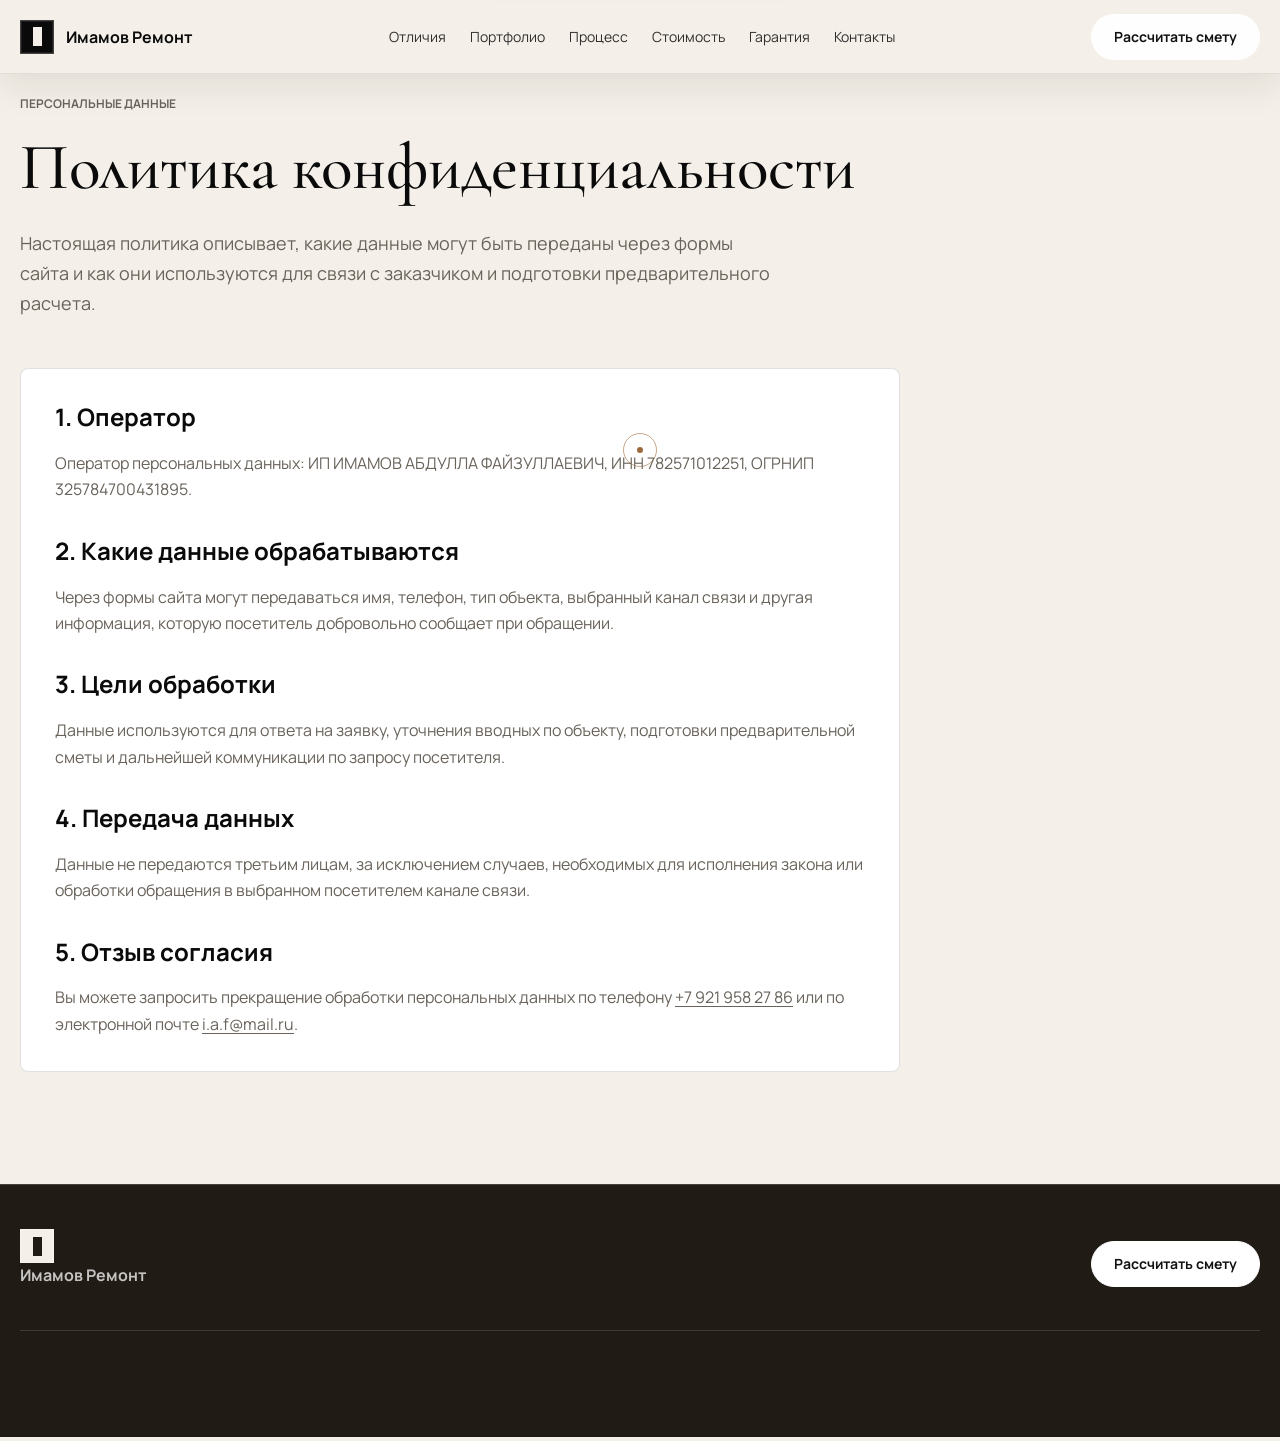
<file: privacy.html>
<!doctype html>
<html lang="ru">
<head>
  <meta charset="utf-8">
  <meta name="viewport" content="width=device-width, initial-scale=1">
  <title>Политика конфиденциальности | Имамов Ремонт</title>
  <meta name="description" content="Политика обработки персональных данных сайта Имамов Ремонт.">
  <link rel="canonical" href="https://imamov-remont.ru/privacy.html">
  <meta property="og:type" content="website">
  <meta property="og:locale" content="ru_RU">
  <meta property="og:site_name" content="Имамов Ремонт">
  <meta property="og:title" content="Политика конфиденциальности | Имамов Ремонт">
  <meta property="og:description" content="Политика обработки персональных данных сайта Имамов Ремонт.">
  <meta property="og:url" content="https://imamov-remont.ru/privacy.html">
  <meta property="og:image" content="https://imamov-remont.ru/assets/og/imamov-remont-og.jpg">
  <meta property="og:image:width" content="1200">
  <meta property="og:image:height" content="630">
  <meta property="og:image:alt" content="Имамов Ремонт">
  <meta name="twitter:card" content="summary_large_image">
  <meta name="twitter:title" content="Политика конфиденциальности | Имамов Ремонт">
  <meta name="twitter:description" content="Политика обработки персональных данных сайта Имамов Ремонт.">
  <meta name="twitter:image" content="https://imamov-remont.ru/assets/og/imamov-remont-og.jpg">
  <meta name="theme-color" content="#f4f0e9">
  <meta name="p:domain_verify" content="3db376055b70839e4202bbf91f0c827d">
  <link rel="icon" href="/favicon.svg" type="image/svg+xml">
  <link rel="apple-touch-icon" href="/apple-touch-icon.png">
  <link rel="manifest" href="/manifest.webmanifest">
  <link rel="me" href="https://t.me/AbdullaStroy">
  <link rel="me" href="https://www.instagram.com/abdullastroy/">
  <link rel="me" href="https://max.ru/AbdullaStroy">
  <link rel="me" href="https://vk.com/imamovremont">
  <link rel="me" href="https://ru.pinterest.com/imamovremont/">
  <link rel="me" href="https://tenchat.ru/Abdullastroy">
  <link rel="me" href="https://ok.ru/group/70000051891014">
  <link rel="me" href="https://dzen.ru/imamovremont">
  <link rel="me" href="https://www.threads.net/@abdullastroy">
  <link rel="me" href="https://www.facebook.com/AbdullaStroy">
  <link rel="me" href="https://vc.ru/id5989896">
  <link rel="preconnect" href="https://fonts.googleapis.com">
  <link rel="preconnect" href="https://fonts.gstatic.com" crossorigin>
  <link rel="stylesheet" href="https://fonts.googleapis.com/css2?family=Cormorant+Garamond:wght@500;600&family=Manrope:wght@400;500;600;700&display=swap">
  <link rel="stylesheet" href="css/styles.css?v=20260530-gentle-hero-scroll-v28">
  <script>
    (function(m,e,t,r,i,k,a){
      m[i]=m[i]||function(){(m[i].a=m[i].a||[]).push(arguments)};
      m[i].l=1*new Date();
      for (var j = 0; j < e.scripts.length; j++) { if (e.scripts[j].src === r) { return; } }
      k=e.createElement(t),a=e.getElementsByTagName(t)[0],k.async=1,k.src=r,a.parentNode.insertBefore(k,a)
    })(window, document, "script", "https://mc.yandex.ru/metrika/tag.js", "ym");
    ym(106785987, "init", {
      clickmap:true,
      trackLinks:true,
      accurateTrackBounce:true,
      webvisor:true
    });
  </script>
  <script async src="https://www.googletagmanager.com/gtag/js?id=G-8E3MQ98TD3"></script>
  <script>
    window.dataLayer = window.dataLayer || [];
    function gtag(){dataLayer.push(arguments);}
    gtag("js", new Date());
    gtag("config", "G-8E3MQ98TD3");
  </script>
  <script type="application/ld+json">
  {
        "@context": "https://schema.org",
        "@graph": [
              {
                    "@type": [
                          "Organization",
                          "LocalBusiness",
                          "HomeAndConstructionBusiness"
                    ],
                    "@id": "https://imamov-remont.ru/#business",
                    "name": "Имамов Ремонт",
                    "legalName": "ИП ИМАМОВ АБДУЛЛА ФАЙЗУЛЛАЕВИЧ",
                    "description": "Премиальный ремонт квартир, домов и коммерческих объектов в Санкт-Петербурге и Ленинградской области.",
                    "url": "https://imamov-remont.ru/",
                    "telephone": "+79219582786",
                    "email": "i.a.f@mail.ru",
                    "image": "https://imamov-remont.ru/assets/og/imamov-remont-og.jpg",
                    "logo": "https://imamov-remont.ru/icon-512.png",
                    "priceRange": "45 000-75 000 ₽/м²",
                    "taxID": "782571012251",
                    "identifier": [
                          {
                                "@type": "PropertyValue",
                                "propertyID": "ИНН",
                                "value": "782571012251"
                          },
                          {
                                "@type": "PropertyValue",
                                "propertyID": "ОГРНИП",
                                "value": "325784700431895"
                          }
                    ],
                    "address": {
                          "@type": "PostalAddress",
                          "addressLocality": "Санкт-Петербург",
                          "addressRegion": "Санкт-Петербург",
                          "addressCountry": "RU"
                    },
                    "founder": {
                          "@id": "https://imamov-remont.ru/#founder"
                    },
                    "areaServed": [
                          {
                                "@type": "AdministrativeArea",
                                "name": "Санкт-Петербург"
                          },
                          {
                                "@type": "AdministrativeArea",
                                "name": "Ленинградская область"
                          }
                    ],
                    "hasMap": [
                          "https://yandex.ru/profile/218011635517",
                          "https://2gis.ru/spb/firm/70000001112336393"
                    ],
                    "contactPoint": [
                          {
                                "@type": "ContactPoint",
                                "contactType": "customer service",
                                "telephone": "+79219582786",
                                "email": "i.a.f@mail.ru",
                                "areaServed": [
                                      "Санкт-Петербург",
                                      "Ленинградская область"
                                ],
                                "availableLanguage": [
                                      "ru-RU"
                                ]
                          },
                          {
                                "@type": "ContactPoint",
                                "contactType": "messenger",
                                "url": "https://t.me/AbdullaStroy",
                                "availableLanguage": [
                                      "ru-RU"
                                ]
                          },
                          {
                                "@type": "ContactPoint",
                                "contactType": "messenger",
                                "url": "https://wa.me/79219582786",
                                "availableLanguage": [
                                      "ru-RU"
                                ]
                          },
                          {
                                "@type": "ContactPoint",
                                "contactType": "messenger",
                                "url": "https://max.ru/AbdullaStroy",
                                "availableLanguage": [
                                      "ru-RU"
                                ]
                          }
                    ],
                    "knowsAbout": [
                          "ремонт квартир бизнес-класса",
                          "премиальный ремонт квартир",
                          "ремонт домов и коттеджей",
                          "ремонт коммерческих помещений",
                          "реализация дизайн-проектов",
                          "отделочные работы",
                          "инженерные работы"
                    ],
                    "hasOfferCatalog": {
                          "@type": "OfferCatalog",
                          "name": "Услуги Имамов Ремонт",
                          "itemListElement": [
                                {
                                      "@type": "Offer",
                                      "itemOffered": {
                                            "@type": "Service",
                                            "name": "Премиальный ремонт квартир",
                                            "serviceType": "Ремонт квартир бизнес- и премиум-класса",
                                            "areaServed": [
                                                  "Санкт-Петербург",
                                                  "Ленинградская область"
                                            ]
                                      }
                                },
                                {
                                      "@type": "Offer",
                                      "itemOffered": {
                                            "@type": "Service",
                                            "name": "Ремонт домов и коттеджей",
                                            "serviceType": "Комплексный ремонт домов",
                                            "areaServed": [
                                                  "Санкт-Петербург",
                                                  "Ленинградская область"
                                            ]
                                      }
                                },
                                {
                                      "@type": "Offer",
                                      "itemOffered": {
                                            "@type": "Service",
                                            "name": "Ремонт коммерческих объектов",
                                            "serviceType": "Ремонт коммерческих помещений",
                                            "areaServed": [
                                                  "Санкт-Петербург",
                                                  "Ленинградская область"
                                            ]
                                      }
                                },
                                {
                                      "@type": "Offer",
                                      "itemOffered": {
                                            "@type": "Service",
                                            "name": "Реализация дизайн-проектов",
                                            "serviceType": "Отделочные и инженерные работы по дизайн-проекту",
                                            "areaServed": [
                                                  "Санкт-Петербург",
                                                  "Ленинградская область"
                                            ]
                                      }
                                }
                          ]
                    },
                    "sameAs": [
                          "https://yandex.ru/profile/218011635517",
                          "https://2gis.ru/spb/firm/70000001112336393",
                          "https://t.me/AbdullaStroy",
                          "https://www.instagram.com/abdullastroy/",
                          "https://max.ru/AbdullaStroy",
                          "https://vk.com/imamovremont",
                          "https://ru.pinterest.com/imamovremont/",
                          "https://tenchat.ru/Abdullastroy",
                          "https://ok.ru/group/70000051891014",
                          "https://dzen.ru/imamovremont",
                          "https://www.threads.net/@abdullastroy",
                          "https://www.facebook.com/AbdullaStroy",
                          "https://vc.ru/id5989896"
                    ]
              },
              {
                    "@type": "Person",
                    "@id": "https://imamov-remont.ru/#founder",
                    "name": "Абдулла Имамов",
                    "jobTitle": "Основатель компании",
                    "worksFor": {
                          "@id": "https://imamov-remont.ru/#business"
                    },
                    "sameAs": [
                          "https://t.me/AbdullaStroy",
                          "https://www.instagram.com/abdullastroy/",
                          "https://max.ru/AbdullaStroy",
                          "https://tenchat.ru/Abdullastroy",
                          "https://www.threads.net/@abdullastroy",
                          "https://www.facebook.com/AbdullaStroy",
                          "https://vc.ru/id5989896"
                    ]
              },
              {
                    "@type": "WebSite",
                    "@id": "https://imamov-remont.ru/#website",
                    "url": "https://imamov-remont.ru/",
                    "name": "Имамов Ремонт",
                    "alternateName": "Imamov Remont",
                    "inLanguage": "ru-RU",
                    "publisher": {
                          "@id": "https://imamov-remont.ru/#business"
                    }
              },
              {
                    "@type": "WebPage",
                    "@id": "https://imamov-remont.ru/privacy.html#webpage",
                    "url": "https://imamov-remont.ru/privacy.html",
                    "name": "Политика конфиденциальности | Имамов Ремонт",
                    "isPartOf": {
                          "@id": "https://imamov-remont.ru/#website"
                    },
                    "about": {
                          "@id": "https://imamov-remont.ru/#business"
                    },
                    "breadcrumb": {
                          "@id": "https://imamov-remont.ru/privacy.html#breadcrumb"
                    },
                    "inLanguage": "ru-RU",
                    "significantLink": [
                          "https://yandex.ru/profile/218011635517",
                          "https://2gis.ru/spb/firm/70000001112336393",
                          "https://t.me/AbdullaStroy",
                          "https://www.instagram.com/abdullastroy/",
                          "https://max.ru/AbdullaStroy",
                          "https://vk.com/imamovremont",
                          "https://ru.pinterest.com/imamovremont/",
                          "https://tenchat.ru/Abdullastroy",
                          "https://ok.ru/group/70000051891014",
                          "https://dzen.ru/imamovremont",
                          "https://www.threads.net/@abdullastroy",
                          "https://www.facebook.com/AbdullaStroy",
                          "https://vc.ru/id5989896"
                    ]
              },
              {
                    "@type": "BreadcrumbList",
                    "@id": "https://imamov-remont.ru/privacy.html#breadcrumb",
                    "itemListElement": [
                          {
                                "@type": "ListItem",
                                "position": 1,
                                "name": "Главная",
                                "item": "https://imamov-remont.ru/"
                          },
                          {
                                "@type": "ListItem",
                                "position": 2,
                                "name": "Политика конфиденциальности",
                                "item": "https://imamov-remont.ru/privacy.html"
                          }
                    ]
              }
        ]
  }
  </script>
</head>
<body class="inner-page">
  <noscript><div><img src="https://mc.yandex.ru/watch/106785987" style="position:absolute; left:-9999px;" alt="" width="1" height="1" loading="lazy"></div></noscript>
  <header class="site-header">
    <a class="brand" href="index.html#top" aria-label="Имамов Ремонт">
      <span class="brand-mark" aria-hidden="true"><span></span></span>
      <span class="brand-name">Имамов Ремонт</span>
    </a>
    <button class="nav-toggle" type="button" aria-label="Открыть меню" aria-expanded="false" aria-controls="main-nav">
      <span></span><span></span><span></span>
    </button>
    <nav class="main-nav" id="main-nav" aria-label="Навигация">
      <a href="index.html#principles">Отличия</a>
      <a href="index.html#portfolio">Портфолио</a>
      <a href="index.html#process">Процесс</a>
      <a href="index.html#price">Стоимость</a>
      <a href="index.html#warranty">Гарантия</a>
      <a href="index.html#contacts">Контакты</a>
    </nav>
    <button class="header-cta" type="button" data-estimate-open>Рассчитать смету</button>
  </header>

  <main>
    <section class="section policy-section">
      <div class="section-head section-head-left">
        <p class="kicker dark">Персональные данные</p>
        <h1>Политика конфиденциальности</h1>
        <p>Настоящая политика описывает, какие данные могут быть переданы через формы сайта и как они используются для связи с заказчиком и подготовки предварительного расчета.</p>
      </div>

      <div class="policy-text">
        <h2>1. Оператор</h2>
        <p>Оператор персональных данных: ИП ИМАМОВ АБДУЛЛА ФАЙЗУЛЛАЕВИЧ, ИНН 782571012251, ОГРНИП 325784700431895.</p>

        <h2>2. Какие данные обрабатываются</h2>
        <p>Через формы сайта могут передаваться имя, телефон, тип объекта, выбранный канал связи и другая информация, которую посетитель добровольно сообщает при обращении.</p>

        <h2>3. Цели обработки</h2>
        <p>Данные используются для ответа на заявку, уточнения вводных по объекту, подготовки предварительной сметы и дальнейшей коммуникации по запросу посетителя.</p>

        <h2>4. Передача данных</h2>
        <p>Данные не передаются третьим лицам, за исключением случаев, необходимых для исполнения закона или обработки обращения в выбранном посетителем канале связи.</p>

        <h2>5. Отзыв согласия</h2>
        <p>Вы можете запросить прекращение обработки персональных данных по телефону <a href="tel:+79219582786">+7 921 958 27 86</a> или по электронной почте <a href="mailto:i.a.f@mail.ru">i.a.f@mail.ru</a>.</p>
      </div>
    </section>
  </main>

  <footer class="site-footer">
    <div class="footer-top">
      <a class="brand footer-brand" href="index.html#top">
        <span class="brand-mark" aria-hidden="true"><span></span></span>
        <span class="brand-name">Имамов Ремонт</span>
      </a>
      <button class="btn btn-light" type="button" data-estimate-open>Рассчитать смету</button>
    </div>
    <div class="footer-bottom">
      <span>© 1994-2026 Имамов Ремонт. Санкт-Петербург.</span>
      <a href="requisites.html">Реквизиты</a>
    </div>
  </footer>

  <div class="estimate-modal" hidden role="dialog" aria-modal="true" aria-labelledby="estimate-dialog-title">
    <div class="estimate-modal-backdrop" data-estimate-close></div>
    <form class="estimate-dialog" data-lead-form data-form-source="Модальная форма" aria-label="Получить смету онлайн">
      <button class="modal-close" type="button" data-estimate-close aria-label="Закрыть">×</button>
      <p class="kicker dark">Бесплатная консультация</p>
      <h2 id="estimate-dialog-title">Получить смету онлайн</h2>
      <p>Оставьте контакты и выберите, где удобнее получить предварительный расчет.</p>
      <input class="form-honeypot" type="text" name="website" tabindex="-1" autocomplete="off" aria-hidden="true">
      <label>Ваше имя * <input type="text" name="name" placeholder="Имя" autocomplete="name" required aria-required="true"></label>
      <label>Телефон * <input type="tel" name="phone" placeholder="+7 (___) ___-__-__" autocomplete="tel" required aria-required="true"></label>
      <div class="modal-fields">
        <label>Тип объекта *
          <select name="object" required aria-required="true">
            <option value="">Выбрать</option>
            <option>Квартира</option>
            <option>Дом</option>
            <option>Коммерческое пространство</option>
          </select>
        </label>
        <label>Площадь
          <input type="text" name="area" placeholder="м²" inputmode="numeric" pattern="[0-9]*">
        </label>
        <label>Уровень отделки
          <select name="finish">
            <option value="">Выбрать</option>
            <option>Бизнес</option>
            <option>Премиум</option>
            <option>По дизайн-проекту</option>
          </select>
        </label>
      </div>
      <fieldset>
        <legend>Где удобнее получить смету?</legend>
        <label><input type="radio" name="channel" value="whatsapp" checked> WhatsApp</label>
        <label><input type="radio" name="channel" value="telegram"> Telegram</label>
        <label><input type="radio" name="channel" value="max"> MAX</label>
      </fieldset>
      <button class="btn btn-primary" type="submit">Рассчитать смету</button>
      <p class="form-note" data-lead-status role="status" aria-live="polite">Нажимая кнопку, вы даете согласие на обработку персональных данных.</p>
    </form>
  </div>

  <script>window.IMAMOV_LEAD_ENDPOINT = "/api/lead.php";</script>
  <script src="js/main.js?v=20260530-gentle-hero-scroll-v28" defer></script>
</body>
</html>
</file>
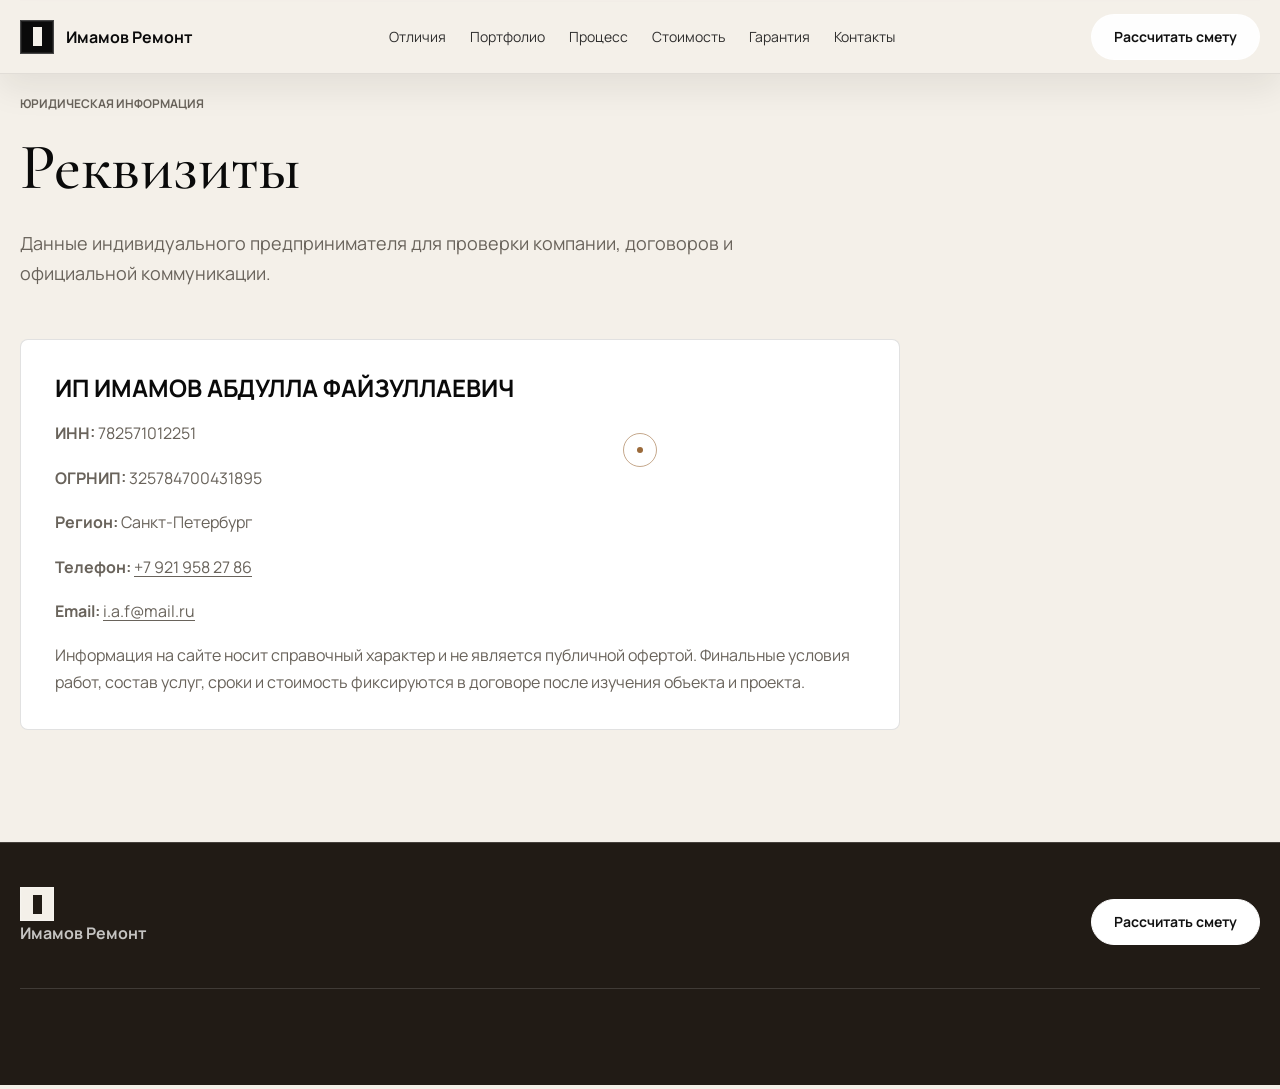
<file: requisites.html>
<!doctype html>
<html lang="ru">
<head>
  <meta charset="utf-8">
  <meta name="viewport" content="width=device-width, initial-scale=1">
  <title>Реквизиты | Имамов Ремонт</title>
  <meta name="description" content="Юридическая информация и реквизиты ИП Имамов Абдулла Файзуллаевич.">
  <link rel="canonical" href="https://imamov-remont.ru/requisites.html">
  <meta property="og:type" content="website">
  <meta property="og:locale" content="ru_RU">
  <meta property="og:site_name" content="Имамов Ремонт">
  <meta property="og:title" content="Реквизиты | Имамов Ремонт">
  <meta property="og:description" content="Юридическая информация и реквизиты ИП Имамов Абдулла Файзуллаевич.">
  <meta property="og:url" content="https://imamov-remont.ru/requisites.html">
  <meta property="og:image" content="https://imamov-remont.ru/assets/og/imamov-remont-og.jpg">
  <meta property="og:image:width" content="1200">
  <meta property="og:image:height" content="630">
  <meta property="og:image:alt" content="Имамов Ремонт">
  <meta name="twitter:card" content="summary_large_image">
  <meta name="twitter:title" content="Реквизиты | Имамов Ремонт">
  <meta name="twitter:description" content="Юридическая информация и реквизиты ИП Имамов Абдулла Файзуллаевич.">
  <meta name="twitter:image" content="https://imamov-remont.ru/assets/og/imamov-remont-og.jpg">
  <meta name="theme-color" content="#f4f0e9">
  <meta name="p:domain_verify" content="3db376055b70839e4202bbf91f0c827d">
  <link rel="icon" href="/favicon.svg" type="image/svg+xml">
  <link rel="apple-touch-icon" href="/apple-touch-icon.png">
  <link rel="manifest" href="/manifest.webmanifest">
  <link rel="me" href="https://t.me/AbdullaStroy">
  <link rel="me" href="https://www.instagram.com/abdullastroy/">
  <link rel="me" href="https://max.ru/AbdullaStroy">
  <link rel="me" href="https://vk.com/imamovremont">
  <link rel="me" href="https://ru.pinterest.com/imamovremont/">
  <link rel="me" href="https://tenchat.ru/Abdullastroy">
  <link rel="me" href="https://ok.ru/group/70000051891014">
  <link rel="me" href="https://dzen.ru/imamovremont">
  <link rel="me" href="https://www.threads.net/@abdullastroy">
  <link rel="me" href="https://www.facebook.com/AbdullaStroy">
  <link rel="me" href="https://vc.ru/id5989896">
  <link rel="preconnect" href="https://fonts.googleapis.com">
  <link rel="preconnect" href="https://fonts.gstatic.com" crossorigin>
  <link rel="stylesheet" href="https://fonts.googleapis.com/css2?family=Cormorant+Garamond:wght@500;600&family=Manrope:wght@400;500;600;700&display=swap">
  <link rel="stylesheet" href="css/styles.css?v=20260530-gentle-hero-scroll-v28">
  <script>
    (function(m,e,t,r,i,k,a){
      m[i]=m[i]||function(){(m[i].a=m[i].a||[]).push(arguments)};
      m[i].l=1*new Date();
      for (var j = 0; j < e.scripts.length; j++) { if (e.scripts[j].src === r) { return; } }
      k=e.createElement(t),a=e.getElementsByTagName(t)[0],k.async=1,k.src=r,a.parentNode.insertBefore(k,a)
    })(window, document, "script", "https://mc.yandex.ru/metrika/tag.js", "ym");
    ym(106785987, "init", {
      clickmap:true,
      trackLinks:true,
      accurateTrackBounce:true,
      webvisor:true
    });
  </script>
  <script async src="https://www.googletagmanager.com/gtag/js?id=G-8E3MQ98TD3"></script>
  <script>
    window.dataLayer = window.dataLayer || [];
    function gtag(){dataLayer.push(arguments);}
    gtag("js", new Date());
    gtag("config", "G-8E3MQ98TD3");
  </script>
  <script type="application/ld+json">
  {
        "@context": "https://schema.org",
        "@graph": [
              {
                    "@type": [
                          "Organization",
                          "LocalBusiness",
                          "HomeAndConstructionBusiness"
                    ],
                    "@id": "https://imamov-remont.ru/#business",
                    "name": "Имамов Ремонт",
                    "legalName": "ИП ИМАМОВ АБДУЛЛА ФАЙЗУЛЛАЕВИЧ",
                    "description": "Премиальный ремонт квартир, домов и коммерческих объектов в Санкт-Петербурге и Ленинградской области.",
                    "url": "https://imamov-remont.ru/",
                    "telephone": "+79219582786",
                    "email": "i.a.f@mail.ru",
                    "image": "https://imamov-remont.ru/assets/og/imamov-remont-og.jpg",
                    "logo": "https://imamov-remont.ru/icon-512.png",
                    "priceRange": "45 000-75 000 ₽/м²",
                    "taxID": "782571012251",
                    "identifier": [
                          {
                                "@type": "PropertyValue",
                                "propertyID": "ИНН",
                                "value": "782571012251"
                          },
                          {
                                "@type": "PropertyValue",
                                "propertyID": "ОГРНИП",
                                "value": "325784700431895"
                          }
                    ],
                    "address": {
                          "@type": "PostalAddress",
                          "addressLocality": "Санкт-Петербург",
                          "addressRegion": "Санкт-Петербург",
                          "addressCountry": "RU"
                    },
                    "founder": {
                          "@id": "https://imamov-remont.ru/#founder"
                    },
                    "areaServed": [
                          {
                                "@type": "AdministrativeArea",
                                "name": "Санкт-Петербург"
                          },
                          {
                                "@type": "AdministrativeArea",
                                "name": "Ленинградская область"
                          }
                    ],
                    "hasMap": [
                          "https://yandex.ru/profile/218011635517",
                          "https://2gis.ru/spb/firm/70000001112336393"
                    ],
                    "contactPoint": [
                          {
                                "@type": "ContactPoint",
                                "contactType": "customer service",
                                "telephone": "+79219582786",
                                "email": "i.a.f@mail.ru",
                                "areaServed": [
                                      "Санкт-Петербург",
                                      "Ленинградская область"
                                ],
                                "availableLanguage": [
                                      "ru-RU"
                                ]
                          },
                          {
                                "@type": "ContactPoint",
                                "contactType": "messenger",
                                "url": "https://t.me/AbdullaStroy",
                                "availableLanguage": [
                                      "ru-RU"
                                ]
                          },
                          {
                                "@type": "ContactPoint",
                                "contactType": "messenger",
                                "url": "https://wa.me/79219582786",
                                "availableLanguage": [
                                      "ru-RU"
                                ]
                          },
                          {
                                "@type": "ContactPoint",
                                "contactType": "messenger",
                                "url": "https://max.ru/AbdullaStroy",
                                "availableLanguage": [
                                      "ru-RU"
                                ]
                          }
                    ],
                    "knowsAbout": [
                          "ремонт квартир бизнес-класса",
                          "премиальный ремонт квартир",
                          "ремонт домов и коттеджей",
                          "ремонт коммерческих помещений",
                          "реализация дизайн-проектов",
                          "отделочные работы",
                          "инженерные работы"
                    ],
                    "hasOfferCatalog": {
                          "@type": "OfferCatalog",
                          "name": "Услуги Имамов Ремонт",
                          "itemListElement": [
                                {
                                      "@type": "Offer",
                                      "itemOffered": {
                                            "@type": "Service",
                                            "name": "Премиальный ремонт квартир",
                                            "serviceType": "Ремонт квартир бизнес- и премиум-класса",
                                            "areaServed": [
                                                  "Санкт-Петербург",
                                                  "Ленинградская область"
                                            ]
                                      }
                                },
                                {
                                      "@type": "Offer",
                                      "itemOffered": {
                                            "@type": "Service",
                                            "name": "Ремонт домов и коттеджей",
                                            "serviceType": "Комплексный ремонт домов",
                                            "areaServed": [
                                                  "Санкт-Петербург",
                                                  "Ленинградская область"
                                            ]
                                      }
                                },
                                {
                                      "@type": "Offer",
                                      "itemOffered": {
                                            "@type": "Service",
                                            "name": "Ремонт коммерческих объектов",
                                            "serviceType": "Ремонт коммерческих помещений",
                                            "areaServed": [
                                                  "Санкт-Петербург",
                                                  "Ленинградская область"
                                            ]
                                      }
                                },
                                {
                                      "@type": "Offer",
                                      "itemOffered": {
                                            "@type": "Service",
                                            "name": "Реализация дизайн-проектов",
                                            "serviceType": "Отделочные и инженерные работы по дизайн-проекту",
                                            "areaServed": [
                                                  "Санкт-Петербург",
                                                  "Ленинградская область"
                                            ]
                                      }
                                }
                          ]
                    },
                    "sameAs": [
                          "https://yandex.ru/profile/218011635517",
                          "https://2gis.ru/spb/firm/70000001112336393",
                          "https://t.me/AbdullaStroy",
                          "https://www.instagram.com/abdullastroy/",
                          "https://max.ru/AbdullaStroy",
                          "https://vk.com/imamovremont",
                          "https://ru.pinterest.com/imamovremont/",
                          "https://tenchat.ru/Abdullastroy",
                          "https://ok.ru/group/70000051891014",
                          "https://dzen.ru/imamovremont",
                          "https://www.threads.net/@abdullastroy",
                          "https://www.facebook.com/AbdullaStroy",
                          "https://vc.ru/id5989896"
                    ]
              },
              {
                    "@type": "Person",
                    "@id": "https://imamov-remont.ru/#founder",
                    "name": "Абдулла Имамов",
                    "jobTitle": "Основатель компании",
                    "worksFor": {
                          "@id": "https://imamov-remont.ru/#business"
                    },
                    "sameAs": [
                          "https://t.me/AbdullaStroy",
                          "https://www.instagram.com/abdullastroy/",
                          "https://max.ru/AbdullaStroy",
                          "https://tenchat.ru/Abdullastroy",
                          "https://www.threads.net/@abdullastroy",
                          "https://www.facebook.com/AbdullaStroy",
                          "https://vc.ru/id5989896"
                    ]
              },
              {
                    "@type": "WebSite",
                    "@id": "https://imamov-remont.ru/#website",
                    "url": "https://imamov-remont.ru/",
                    "name": "Имамов Ремонт",
                    "alternateName": "Imamov Remont",
                    "inLanguage": "ru-RU",
                    "publisher": {
                          "@id": "https://imamov-remont.ru/#business"
                    }
              },
              {
                    "@type": "WebPage",
                    "@id": "https://imamov-remont.ru/requisites.html#webpage",
                    "url": "https://imamov-remont.ru/requisites.html",
                    "name": "Реквизиты | Имамов Ремонт",
                    "isPartOf": {
                          "@id": "https://imamov-remont.ru/#website"
                    },
                    "about": {
                          "@id": "https://imamov-remont.ru/#business"
                    },
                    "breadcrumb": {
                          "@id": "https://imamov-remont.ru/requisites.html#breadcrumb"
                    },
                    "inLanguage": "ru-RU",
                    "significantLink": [
                          "https://yandex.ru/profile/218011635517",
                          "https://2gis.ru/spb/firm/70000001112336393",
                          "https://t.me/AbdullaStroy",
                          "https://www.instagram.com/abdullastroy/",
                          "https://max.ru/AbdullaStroy",
                          "https://vk.com/imamovremont",
                          "https://ru.pinterest.com/imamovremont/",
                          "https://tenchat.ru/Abdullastroy",
                          "https://ok.ru/group/70000051891014",
                          "https://dzen.ru/imamovremont",
                          "https://www.threads.net/@abdullastroy",
                          "https://www.facebook.com/AbdullaStroy",
                          "https://vc.ru/id5989896"
                    ]
              },
              {
                    "@type": "BreadcrumbList",
                    "@id": "https://imamov-remont.ru/requisites.html#breadcrumb",
                    "itemListElement": [
                          {
                                "@type": "ListItem",
                                "position": 1,
                                "name": "Главная",
                                "item": "https://imamov-remont.ru/"
                          },
                          {
                                "@type": "ListItem",
                                "position": 2,
                                "name": "Реквизиты",
                                "item": "https://imamov-remont.ru/requisites.html"
                          }
                    ]
              }
        ]
  }
  </script>
</head>
<body class="inner-page">
  <noscript><div><img src="https://mc.yandex.ru/watch/106785987" style="position:absolute; left:-9999px;" alt="" width="1" height="1" loading="lazy"></div></noscript>
  <header class="site-header">
    <a class="brand" href="index.html#top" aria-label="Имамов Ремонт">
      <span class="brand-mark" aria-hidden="true"><span></span></span>
      <span class="brand-name">Имамов Ремонт</span>
    </a>
    <button class="nav-toggle" type="button" aria-label="Открыть меню" aria-expanded="false" aria-controls="main-nav">
      <span></span><span></span><span></span>
    </button>
    <nav class="main-nav" id="main-nav" aria-label="Навигация">
      <a href="index.html#principles">Отличия</a>
      <a href="index.html#portfolio">Портфолио</a>
      <a href="index.html#process">Процесс</a>
      <a href="index.html#price">Стоимость</a>
      <a href="index.html#warranty">Гарантия</a>
      <a href="index.html#contacts">Контакты</a>
    </nav>
    <button class="header-cta" type="button" data-estimate-open>Рассчитать смету</button>
  </header>

  <main>
    <section class="section policy-section">
      <div class="section-head section-head-left">
        <p class="kicker dark">Юридическая информация</p>
        <h1>Реквизиты</h1>
        <p>Данные индивидуального предпринимателя для проверки компании, договоров и официальной коммуникации.</p>
      </div>

      <div class="policy-text requisites-list">
        <h2>ИП ИМАМОВ АБДУЛЛА ФАЙЗУЛЛАЕВИЧ</h2>
        <p><strong>ИНН:</strong> 782571012251</p>
        <p><strong>ОГРНИП:</strong> 325784700431895</p>
        <p><strong>Регион:</strong> Санкт-Петербург</p>
        <p><strong>Телефон:</strong> <a href="tel:+79219582786">+7 921 958 27 86</a></p>
        <p><strong>Email:</strong> <a href="mailto:i.a.f@mail.ru">i.a.f@mail.ru</a></p>
        <p>Информация на сайте носит справочный характер и не является публичной офертой. Финальные условия работ, состав услуг, сроки и стоимость фиксируются в договоре после изучения объекта и проекта.</p>
      </div>
    </section>
  </main>

  <footer class="site-footer">
    <div class="footer-top">
      <a class="brand footer-brand" href="index.html#top">
        <span class="brand-mark" aria-hidden="true"><span></span></span>
        <span class="brand-name">Имамов Ремонт</span>
      </a>
      <button class="btn btn-light" type="button" data-estimate-open>Рассчитать смету</button>
    </div>
    <div class="footer-bottom">
      <span>© 2026 Имамов Ремонт, Санкт-Петербург. Все права защищены</span>
      <span class="footer-links"><a href="privacy.html">Политика конфиденциальности</a><a href="index.html#contacts">Контакты</a></span>
    </div>
  </footer>

  <div class="estimate-modal" hidden role="dialog" aria-modal="true" aria-labelledby="estimate-dialog-title">
    <div class="estimate-modal-backdrop" data-estimate-close></div>
    <form class="estimate-dialog" data-lead-form data-form-source="Модальная форма" aria-label="Получить смету онлайн">
      <button class="modal-close" type="button" data-estimate-close aria-label="Закрыть">×</button>
      <p class="kicker dark">Бесплатная консультация</p>
      <h2 id="estimate-dialog-title">Получить смету онлайн</h2>
      <p>Оставьте контакты и выберите, где удобнее получить предварительный расчет. Детали уточним в диалоге.</p>
      <input class="form-honeypot" type="text" name="website" tabindex="-1" autocomplete="off" aria-hidden="true">
      <label>Ваше имя * <input type="text" name="name" placeholder="Имя" autocomplete="name" required aria-required="true"></label>
      <label>Телефон * <input type="tel" name="phone" placeholder="+7 (___) ___-__-__" autocomplete="tel" required aria-required="true"></label>
      <div class="modal-fields">
        <label>Тип объекта *
          <select name="object" required aria-required="true">
            <option value="">Выбрать</option>
            <option>Квартира</option>
            <option>Дом</option>
            <option>Коммерческое пространство</option>
          </select>
        </label>
        <label>Площадь
          <input type="text" name="area" placeholder="м²" inputmode="numeric" pattern="[0-9]*">
        </label>
        <label>Уровень отделки
          <select name="finish">
            <option value="">Выбрать</option>
            <option>Бизнес</option>
            <option>Премиум</option>
            <option>По дизайн-проекту</option>
          </select>
        </label>
      </div>
      <fieldset>
        <legend>Где удобнее получить смету?</legend>
        <label><input type="radio" name="channel" value="whatsapp" checked> WhatsApp</label>
        <label><input type="radio" name="channel" value="telegram"> Telegram</label>
        <label><input type="radio" name="channel" value="max"> MAX</label>
      </fieldset>
      <button class="btn btn-primary" type="submit">Рассчитать смету</button>
      <p class="form-note" data-lead-status role="status" aria-live="polite">Нажимая кнопку, вы даете согласие на обработку персональных данных.</p>
    </form>
  </div>

  <script>window.IMAMOV_LEAD_ENDPOINT = "/api/lead.php";</script>
  <script src="js/main.js?v=20260530-gentle-hero-scroll-v28" defer></script>
</body>
</html>
</file>
<file: css/styles.css>
:root {
  --display: "Cormorant Garamond", Georgia, "Times New Roman", serif;
  --bg: #f4f0e9;
  --paper: #ffffff;
  --paper-soft: #fbfaf7;
  --ink: #0a0a0a;
  --muted: #69635b;
  --line: rgba(10, 10, 10, .12);
  --dark: #050505;
  --warm: #ebe3d8;
  --warm-2: #ded3c4;
  --warm-3: #f9f6f0;
  --footer: #211b15;
  --accent: #9b6a3a;
  --shadow: 0 26px 70px rgba(40, 31, 22, .08);
  --max: 1360px;
  --radius: 8px;
}

* {
  box-sizing: border-box;
}

html {
  scroll-behavior: smooth;
  overflow-x: hidden;
}

body {
  margin: 0;
  font-family: Manrope, Inter, -apple-system, BlinkMacSystemFont, "Segoe UI", Arial, sans-serif;
  background: var(--bg);
  color: var(--ink);
  -webkit-font-smoothing: antialiased;
  text-rendering: optimizeLegibility;
  overflow-x: hidden;
}

body.modal-open {
  overflow: hidden;
}

img {
  display: block;
  max-width: 100%;
  user-select: none;
  -webkit-user-drag: none;
}

#principles,
#compare,
#portfolio,
#process,
#price,
#warranty,
#faq,
#reviews,
#owner,
#contacts {
  scroll-margin-top: 96px;
}

a {
  color: inherit;
  text-decoration: none;
}

button,
input,
select {
  font: inherit;
}

button {
  color: inherit;
}

body :focus-visible {
  outline: 2px solid rgba(155, 106, 58, .72);
  outline-offset: 4px;
}

.site-header {
  position: fixed;
  top: 0;
  left: 0;
  right: 0;
  z-index: 50;
  display: grid;
  grid-template-columns: auto 1fr auto;
  align-items: center;
  gap: 26px;
  min-height: 74px;
  padding: 12px max(20px, calc((100vw - var(--max)) / 2));
  border-bottom: 1px solid rgba(255, 255, 255, .18);
  background: linear-gradient(180deg, rgba(0, 0, 0, .46), rgba(0, 0, 0, 0));
  color: #fff;
  transition: background .28s ease, border-color .28s ease, color .28s ease, box-shadow .28s ease;
}

.site-header.header-scrolled {
  color: var(--ink);
  border-bottom-color: rgba(0, 0, 0, .08);
  background: rgba(244, 240, 233, .95);
  box-shadow: 0 14px 34px rgba(30, 24, 18, .08);
}

.inner-page .site-header {
  color: var(--ink);
  border-bottom-color: rgba(0, 0, 0, .08);
  background: rgba(244, 240, 233, .95);
  box-shadow: 0 14px 34px rgba(30, 24, 18, .08);
}

.inner-page .site-header .header-cta {
  background: #0a0a0a;
  color: #fff;
  border-color: #0a0a0a;
}

.brand {
  display: inline-flex;
  align-items: center;
  gap: 12px;
  font-weight: 680;
}

.brand-mark {
  width: 34px;
  height: 34px;
  display: grid;
  place-items: center;
  border: 1px solid rgba(255, 255, 255, .24);
  background: #0a0a0a;
  box-shadow: inset 0 0 0 1px rgba(255, 255, 255, .08);
  flex: 0 0 auto;
  transition: background .22s ease, border-color .22s ease, box-shadow .22s ease;
}

.brand-mark span {
  width: 9px;
  height: 19px;
  display: block;
  background: #f4f0e9;
  transition: background .22s ease;
}

.brand-name {
  white-space: nowrap;
}

.site-header.header-scrolled .brand-mark {
  border-color: rgba(10, 10, 10, .16);
  box-shadow: inset 0 0 0 1px rgba(255, 255, 255, .12);
}

.main-nav {
  display: flex;
  justify-content: center;
  gap: 24px;
  color: currentColor;
  font-size: 14px;
}

.main-nav a {
  transition: color .2s ease;
}

.main-nav a {
  opacity: .84;
}

.main-nav a:hover {
  opacity: 1;
}

.nav-toggle {
  display: none;
  position: relative;
  width: 46px;
  height: 46px;
  padding: 0;
  border: 1px solid rgba(255, 255, 255, .26);
  border-radius: 50%;
  background: rgba(255, 255, 255, .08);
  color: currentColor;
  place-items: center;
  transition: background .22s ease, border-color .22s ease, transform .22s ease;
}

.nav-toggle span {
  position: absolute;
  width: 18px;
  height: 1.5px;
  border-radius: 999px;
  background: currentColor;
  transition: transform .22s ease, opacity .18s ease;
}

.nav-toggle span:nth-child(1) {
  transform: translateY(-6px);
}

.nav-toggle span:nth-child(3) {
  transform: translateY(6px);
}

.site-header.nav-open .nav-toggle span:nth-child(1) {
  transform: rotate(45deg);
}

.site-header.nav-open .nav-toggle span:nth-child(2) {
  opacity: 0;
}

.site-header.nav-open .nav-toggle span:nth-child(3) {
  transform: rotate(-45deg);
}

.site-header.header-scrolled .nav-toggle,
.inner-page .site-header .nav-toggle {
  border-color: rgba(10, 10, 10, .14);
  background: rgba(255, 255, 255, .68);
}

.header-cta,
.btn {
  display: inline-flex;
  align-items: center;
  justify-content: center;
  min-height: 46px;
  padding: 0 22px;
  border-radius: 999px;
  border: 1px solid #0a0a0a;
  background: #0a0a0a;
  color: #fff;
  font-size: 14px;
  font-weight: 680;
  cursor: pointer;
  white-space: nowrap;
  transition: transform .22s ease, background .22s ease, border-color .22s ease, box-shadow .22s ease;
}

.site-header:not(.header-scrolled) .header-cta {
  background: rgba(255, 255, 255, .92);
  color: #111;
  border-color: rgba(255, 255, 255, .92);
}

.btn:hover,
.header-cta:hover {
  transform: translateY(-2px);
  background: #202020;
  box-shadow: 0 16px 34px rgba(0, 0, 0, .16);
}

.btn-secondary {
  background: rgba(255, 255, 255, .94);
  color: #111;
  border-color: rgba(255, 255, 255, .94);
}

.btn-secondary:hover {
  background: #fff;
}

.btn-light {
  background: #fff;
  color: #111;
  border-color: #fff;
}

.btn-outline-light {
  background: transparent;
  color: #fff;
  border-color: rgba(255, 255, 255, .48);
}

.btn-outline-light:hover {
  background: rgba(255, 255, 255, .1);
  border-color: #fff;
}

.hero {
  min-height: 100svh;
  position: relative;
  display: grid;
  align-items: center;
  overflow: hidden;
  background: #111;
  color: #fff;
}

.hero-image {
  position: absolute;
  inset: 0;
  width: 100%;
  height: 100%;
  object-fit: cover;
  object-position: center;
  will-change: auto;
}

.hero-shade {
  position: absolute;
  inset: 0;
  background:
    linear-gradient(90deg, rgba(0, 0, 0, .78) 0%, rgba(0, 0, 0, .48) 42%, rgba(0, 0, 0, .08) 100%),
    linear-gradient(0deg, rgba(0, 0, 0, .48) 0%, rgba(0, 0, 0, .04) 64%, rgba(0, 0, 0, .28) 100%);
}

.hero-content {
  position: relative;
  width: min(var(--max), calc(100% - 40px));
  margin: 0 auto;
  padding: 128px 0 96px;
  transform: translateY(-7vh);
}

.kicker {
  margin: 0 0 22px;
  color: rgba(255, 255, 255, .76);
  font-size: 12px;
  font-weight: 680;
  letter-spacing: 0;
  text-transform: uppercase;
}

.kicker.dark {
  color: var(--muted);
}

h1,
h2,
h3,
p {
  margin: 0;
}

h1 {
  max-width: 840px;
  font-size: clamp(42px, 5.1vw, 76px);
  line-height: 1.03;
  letter-spacing: 0;
  font-family: var(--display);
  font-weight: 500;
}

.hero-lead {
  margin-top: 28px;
  max-width: 670px;
  color: rgba(255, 255, 255, .84);
  font-size: clamp(18px, 1.9vw, 23px);
  line-height: 1.55;
}

.hero-actions {
  display: flex;
  flex-wrap: wrap;
  gap: 14px;
  margin-top: 36px;
}

.section,
.portfolio-section,
.owner-section,
.contact-section {
  position: relative;
  width: min(var(--max), calc(100% - 40px));
  margin: 0 auto;
  padding: 112px 0;
}

.section,
.portfolio-section,
.owner-section {
  --band: var(--bg);
  isolation: isolate;
  background: transparent;
  border-top: 1px solid rgba(10, 10, 10, .09);
}

.section::after,
.portfolio-section::after,
.owner-section::after {
  content: "";
  position: absolute;
  inset: 0 auto 0 50%;
  z-index: -1;
  width: 100vw;
  transform: translateX(-50%);
  background: var(--band);
  pointer-events: none;
}

.section::before,
.portfolio-section::before,
.owner-section::before {
  content: "";
  position: absolute;
  top: 0;
  left: 50%;
  width: 100vw;
  height: 1px;
  transform: translateX(-50%);
  background: linear-gradient(90deg, transparent, rgba(10, 10, 10, .18), transparent);
}

#principles,
#price,
#process {
  --band: var(--bg);
}

#portfolio,
#reviews {
  --band: var(--warm-3);
}

#warranty {
  --band: var(--warm);
}

#owner {
  --band: #fff;
}

.section-open {
  padding-top: 118px;
}

.section-head {
  display: grid;
  grid-template-columns: minmax(0, .9fr) minmax(320px, .58fr);
  gap: 60px;
  align-items: end;
  margin-bottom: 50px;
}

.section-head-left {
  display: block;
  max-width: 960px;
}

#portfolio .section-head,
#price .section-head,
#warranty .section-head,
#reviews .section-head {
  display: block;
  max-width: 940px;
  align-items: start;
}

.section-head-left p:last-child {
  max-width: 760px;
  margin-top: 28px;
}

.section-head h2,
.price-card h2,
.owner-copy h2,
.contact-section h2,
.estimate-dialog h2 {
  font-size: clamp(34px, 4.2vw, 58px);
  line-height: 1.06;
  letter-spacing: 0;
  font-weight: 460;
}

.trust-layout {
  display: grid;
  grid-template-columns: minmax(360px, .74fr) minmax(0, 1fr);
  gap: 18px;
  align-items: stretch;
}

.trust-visual {
  position: relative;
  min-height: 720px;
  margin: 0;
  overflow: hidden;
  border-radius: var(--radius);
  background: #111;
}

.trust-visual img {
  width: 100%;
  height: 100%;
  object-fit: cover;
  transition: transform .7s ease, opacity .7s ease;
}

.trust-visual:hover img {
  transform: scale(1.035);
  opacity: .86;
}

.trust-visual figcaption {
  position: absolute;
  inset: auto 0 0;
  padding: 34px;
  color: #fff;
  background: linear-gradient(0deg, rgba(0, 0, 0, .72), rgba(0, 0, 0, 0));
}

.trust-visual figcaption span {
  display: block;
  margin-bottom: 12px;
  color: rgba(255, 255, 255, .72);
  font-size: 12px;
  font-weight: 620;
  text-transform: uppercase;
}

.trust-visual figcaption strong {
  display: block;
  max-width: 520px;
  font-size: clamp(30px, 3.2vw, 48px);
  line-height: 1.04;
  font-weight: 430;
}

.trust-content {
  display: grid;
  gap: 18px;
}

.trust-metrics {
  display: grid;
  grid-template-columns: repeat(3, 1fr);
  gap: 12px;
}

.trust-metrics article,
.benefit-grid article {
  padding: 28px;
  border: 1px solid var(--line);
  border-radius: var(--radius);
  background: rgba(255, 255, 255, .78);
}

.trust-metrics strong {
  display: block;
  margin-bottom: 10px;
  font-size: clamp(42px, 4.8vw, 72px);
  line-height: .95;
  font-weight: 500;
}

.trust-metrics span,
.benefit-grid p {
  color: #5e574f;
  line-height: 1.55;
}

.benefit-grid {
  display: grid;
  grid-template-columns: repeat(2, 1fr);
  gap: 12px;
}

.benefit-grid article {
  min-height: 235px;
}

.benefit-grid span {
  display: block;
  margin-bottom: 38px;
  color: var(--accent);
  font-size: 12px;
  font-weight: 650;
}

.benefit-grid h3 {
  margin-bottom: 14px;
  font-size: 24px;
  line-height: 1.12;
  font-weight: 500;
}

.compare-section {
  padding-top: 90px;
}

.compare-table {
  border: 1px solid var(--line);
  border-radius: var(--radius);
  background: var(--paper);
  overflow: hidden;
  box-shadow: 0 20px 55px rgba(46, 38, 30, .05);
}

.compare-row {
  display: grid;
  grid-template-columns: minmax(360px, 1.15fr) 112px minmax(260px, .75fr);
  border-bottom: 1px solid rgba(10, 10, 10, .09);
  min-height: 96px;
}

.compare-row:last-child {
  border-bottom: 0;
}

.compare-row > * {
  display: flex;
  align-items: center;
  padding: 22px 24px;
  color: #5a534b;
  line-height: 1.46;
  min-width: 0;
}

.compare-row strong,
.compare-header span {
  color: var(--ink);
  font-weight: 560;
}

.compare-header {
  background: #f8f4ee;
}

.compare-header span {
  color: var(--muted);
  font-size: 12px;
  text-transform: uppercase;
}

.compare-row > *:nth-child(2) {
  background: #f1e7dc;
  color: #342820;
}

.compare-row strong {
  color: #181511;
  font-size: 20px;
  font-weight: 560;
  line-height: 1.28;
}

.compare-mark,
.compare-lack {
  justify-content: center;
  text-align: center;
}

.compare-mark::before {
  content: "✓";
  display: inline-flex;
  align-items: center;
  justify-content: center;
  color: #4f8e68;
  font-size: 34px;
  font-weight: 650;
  line-height: 1;
}

.compare-lack {
  flex-direction: column;
  gap: 8px;
  color: #6a6259;
  font-size: 17px;
  line-height: 1.38;
}

.compare-lack::before {
  content: "×";
  display: block;
  color: #a64b42;
  font-size: 34px;
  font-weight: 650;
  line-height: .9;
}

.section-head p:last-child,
.owner-lead,
.owner-note,
.contact-section p {
  color: var(--muted);
  font-size: 18px;
  line-height: 1.65;
}

#price .section-head p:last-child {
  max-width: 700px;
  font-size: 16px;
  line-height: 1.58;
}

.feature-grid {
  display: grid;
  grid-template-columns: repeat(2, minmax(0, 1fr));
  gap: 16px;
}

.faq-head {
  display: block;
  max-width: none;
  margin: 0 auto 52px;
  text-align: center;
}

.faq-head .kicker {
  margin-bottom: 24px;
  color: #9b5c24;
  letter-spacing: .28em;
}

.faq-head h2 {
  font-size: clamp(46px, 5.8vw, 82px);
  line-height: 1;
  font-weight: 430;
}

.faq-head h2 em {
  display: block;
  margin-top: 10px;
  color: #a3632e;
  font-family: var(--display);
  font-style: italic;
  font-weight: 500;
}

.faq-layout {
  max-width: 1200px;
  margin: 0 auto;
}

.faq-grid {
  display: grid;
  grid-template-columns: repeat(2, minmax(0, 1fr));
  column-gap: 70px;
  row-gap: 0;
}

.lift-card {
  transition: transform .32s ease, box-shadow .32s ease, border-color .32s ease, background .32s ease;
}

.lift-card:hover {
  transform: translateY(-4px);
  border-color: rgba(10, 10, 10, .2);
  box-shadow: var(--shadow);
}

.feature-grid article,
.warranty-grid article,
details.faq-card,
.reviews-grid blockquote,
.owner-facts article {
  margin: 0;
  padding: 30px;
  border: 1px solid var(--line);
  border-radius: var(--radius);
  background: var(--paper);
}

details.faq-card {
  border-width: 1px 0 0;
  border-color: rgba(10, 10, 10, .12);
  border-radius: 0;
  background: transparent;
  padding: 0;
  overflow: hidden;
  box-shadow: none;
}

details.faq-card:hover {
  transform: none;
  border-color: rgba(155, 106, 58, .34);
  box-shadow: none;
}

details.faq-card summary {
  position: relative;
  display: flex;
  align-items: center;
  min-height: 68px;
  padding: 19px 42px 19px 0;
  color: var(--ink);
  font-size: 18px;
  line-height: 1.34;
  font-weight: 650;
  list-style: none;
  cursor: pointer;
}

details.faq-card summary::-webkit-details-marker {
  display: none;
}

details.faq-card summary::before,
details.faq-card summary::after {
  content: "";
  position: absolute;
  top: 50%;
  right: 0;
  width: 14px;
  height: 2px;
  border-radius: 999px;
  background: rgba(155, 106, 58, .9);
  transform: translateY(-50%);
}

details.faq-card summary::after {
  transform: translateY(-50%) rotate(90deg);
  transition: transform .22s ease, opacity .22s ease;
}

details.faq-card[open] summary::after {
  opacity: 0;
  transform: translateY(-50%) rotate(0deg);
}

details.faq-card[open] {
  border-color: rgba(155, 106, 58, .38);
  box-shadow: none;
}

.feature-grid article {
  position: relative;
  min-height: 270px;
  padding: 34px;
}

.feature-icon {
  position: absolute;
  top: 28px;
  right: 28px;
  display: grid;
  place-items: center;
  width: 52px;
  height: 2px;
  border: 0;
  border-radius: 0;
  overflow: hidden;
  color: var(--accent);
  font-size: 0;
  background: rgba(155, 106, 58, .58);
  box-shadow: none;
}

.feature-icon::before {
  content: "";
  position: absolute;
  right: 0;
  width: 8px;
  height: 8px;
  border-radius: 999px;
  background: currentColor;
  opacity: .9;
}

.feature-icon::after {
  content: "";
  position: absolute;
  right: 0;
  width: 18px;
  height: 18px;
  border: 1px solid rgba(155, 106, 58, .3);
  border-radius: 999px;
}

.feature-grid span,
.warranty-grid span {
  display: block;
  margin-bottom: 32px;
  color: var(--muted);
  font-size: 13px;
  font-weight: 650;
}

.feature-grid .feature-icon {
  display: grid;
  margin-bottom: 0;
  color: var(--accent);
  font-size: 0;
}

.feature-grid h3,
.warranty-grid h3 {
  margin-bottom: 14px;
  font-size: 22px;
  line-height: 1.15;
  font-weight: 540;
  letter-spacing: 0;
}

.feature-grid h3 {
  max-width: 78%;
}

.compare-copy {
  display: grid;
  grid-template-columns: minmax(88px, .28fr) 1fr;
  column-gap: 18px;
  row-gap: 14px;
  margin: 28px 0 0;
}

.compare-copy dt {
  color: var(--accent);
  font-size: 12px;
  font-weight: 760;
  text-transform: uppercase;
}

.compare-copy dd {
  margin: 0;
  color: #585149;
  line-height: 1.55;
}

.feature-grid p,
.warranty-grid p,
details.faq-card p,
.reviews-grid p,
.budget-card p,
.budget-card li {
  color: #585149;
  line-height: 1.62;
}

details.faq-card p {
  margin: -2px 42px 22px 0;
  max-width: 520px;
  font-size: 15px;
  line-height: 1.58;
}

.portfolio-section {
  padding-top: 108px;
}

.portfolio-grid {
  display: grid;
  grid-template-columns: repeat(12, 1fr);
  grid-auto-rows: 168px;
  grid-auto-flow: dense;
  gap: 14px;
}

.project-card {
  min-width: 0;
}

.project-card.wide {
  grid-column: span 6;
}

.project-card.tall {
  grid-row: span 3;
}

.showcase-grid .project-card {
  grid-column: span 3;
  grid-row: span 2;
  order: 20;
}

.showcase-grid .project-card.wide,
.showcase-grid .project-card.tall {
  grid-column: span 3;
  grid-row: span 2;
}

.showcase-grid .project-card.feature-moika {
  grid-column: span 5;
  grid-row: span 3;
  order: 1;
}

.showcase-grid .project-card.feature-petrovskiy-22 {
  grid-column: span 3;
  grid-row: span 3;
  order: 2;
}

.showcase-grid .project-card.feature-podpisnye {
  grid-column: span 4;
  grid-row: span 3;
  order: 3;
}

.showcase-grid .project-card.feature-petrovskiy-11 {
  grid-column: span 5;
  grid-row: span 3;
  order: 4;
}

.showcase-grid .project-card.feature-posadskaya {
  grid-column: span 4;
  grid-row: span 3;
  order: 8;
}

.showcase-grid .project-card.feature-support {
  grid-column: span 3;
  grid-row: span 3;
  order: 5;
}

.project-image {
  position: relative;
  width: 100%;
  height: 100%;
  padding: 0;
  border: 0;
  overflow: hidden;
  border-radius: var(--radius);
  background: #111;
  cursor: pointer;
}

.project-image img {
  width: 100%;
  height: 100%;
  object-fit: cover;
  transition: transform .55s ease, opacity .55s ease;
  pointer-events: none;
}

.showcase-grid .project-card.feature-moika .project-image img {
  object-position: center 82%;
}

.project-image:hover img {
  transform: scale(1.05);
  opacity: .76;
}

.project-caption {
  position: absolute;
  inset: auto 0 0;
  padding: 26px;
  color: #fff;
  background: linear-gradient(0deg, rgba(0, 0, 0, .8), rgba(0, 0, 0, 0));
  text-align: left;
  opacity: 0;
  transform: translateY(14px);
  transition: opacity .26s ease, transform .26s ease;
}

.project-image:hover .project-caption,
.project-image:focus-visible .project-caption {
  opacity: 1;
  transform: translateY(0);
}

.project-caption strong {
  display: block;
  margin-bottom: 6px;
  font-size: 22px;
  font-weight: 620;
}

.showcase-grid .feature-cost .project-caption {
  padding: 30px;
  line-height: 1.45;
}

.showcase-grid .feature-cost .project-caption strong {
  max-width: 92%;
  font-size: clamp(22px, 2vw, 30px);
  line-height: 1.08;
}

.portfolio-more {
  display: flex;
  justify-content: center;
  margin-top: 34px;
}

.process-section {
  padding-top: 104px;
}

.process-steps {
  display: grid;
  grid-template-columns: repeat(6, minmax(0, 1fr));
  gap: 0;
  border: 1px solid var(--line);
  border-radius: var(--radius);
  background: rgba(255, 255, 255, .5);
  overflow: hidden;
}

.process-card {
  position: relative;
  display: grid;
  grid-template-rows: 84px 42px auto;
  align-content: start;
  min-height: 300px;
  padding: 28px 20px 30px;
  background: rgba(255, 255, 255, .74);
  border-right: 1px solid rgba(10, 10, 10, .1);
}

.process-card:last-child {
  border-right: 0;
}

.process-card:not(:last-child)::after {
  content: "";
  position: absolute;
  top: 32px;
  right: -12px;
  z-index: 2;
  width: 24px;
  height: 24px;
  border-top: 2px solid rgba(155, 106, 58, .95);
  border-right: 2px solid rgba(155, 106, 58, .95);
  background: linear-gradient(135deg, transparent 0 50%, rgba(255, 255, 255, .9) 50% 100%);
  box-shadow: 3px -3px 0 rgba(155, 106, 58, .04);
  transform: rotate(45deg);
}

.process-card span {
  display: block;
  color: var(--accent);
  font-size: 12px;
  font-weight: 620;
}

.process-card h3 {
  margin: 0;
  font-size: clamp(17px, 1.02vw, 20px);
  line-height: 1.12;
  font-weight: 400;
  white-space: nowrap;
}

.process-card p {
  margin: 0;
  color: #5e574f;
  font-size: 15px;
  line-height: 1.48;
}

.portfolio-page {
  padding-top: 120px;
}

.portfolio-filters {
  display: flex;
  flex-wrap: wrap;
  gap: 10px;
  margin: -14px 0 24px;
}

.portfolio-filters button {
  min-height: 42px;
  padding: 0 16px;
  border: 1px solid var(--line);
  border-radius: 999px;
  background: rgba(255, 255, 255, .54);
  color: #4f4841;
  cursor: pointer;
  transition: background .2s ease, border-color .2s ease, transform .2s ease;
}

.portfolio-filters button:hover,
.portfolio-filters button.is-active {
  transform: translateY(-1px);
  border-color: rgba(155, 106, 58, .34);
  background: #fff;
}

.portfolio-facts {
  display: grid;
  grid-template-columns: repeat(5, minmax(0, 1fr));
  gap: 10px;
  margin-bottom: 28px;
}

.portfolio-facts article {
  padding: 18px;
  border: 1px solid rgba(10, 10, 10, .1);
  border-radius: var(--radius);
  background: rgba(255, 255, 255, .58);
}

.portfolio-facts strong {
  display: block;
  margin-bottom: 8px;
  font-size: 15px;
  line-height: 1.25;
  font-weight: 560;
}

.portfolio-facts span,
.portfolio-empty {
  color: var(--muted);
  font-size: 13px;
  line-height: 1.45;
}

.portfolio-empty {
  margin: 0 0 24px;
  padding: 18px;
  border: 1px solid rgba(10, 10, 10, .1);
  border-radius: var(--radius);
  background: rgba(255, 255, 255, .58);
}

.portfolio-objects {
  display: grid;
  gap: 72px;
}

.portfolio-object {
  padding-top: 34px;
  border-top: 1px solid rgba(10, 10, 10, .12);
}

.portfolio-object[hidden] {
  display: none;
}

.portfolio-object-head {
  display: grid;
  grid-template-columns: minmax(0, .85fr) minmax(340px, 1fr);
  gap: 36px;
  align-items: end;
  margin-bottom: 24px;
}

.portfolio-object-title h2 {
  margin: 8px 0 0;
  font-size: clamp(34px, 4.2vw, 68px);
  line-height: .98;
  font-weight: 360;
  letter-spacing: 0;
}

.portfolio-object-facts {
  display: grid;
  grid-template-columns: repeat(3, minmax(0, 1fr));
  gap: 10px;
  margin: 0;
}

.portfolio-object-facts div {
  min-height: 92px;
  padding: 16px;
  border: 1px solid rgba(10, 10, 10, .1);
  border-radius: var(--radius);
  background: rgba(255, 255, 255, .58);
}

.portfolio-object-facts dt {
  margin-bottom: 10px;
  color: var(--muted);
  font-size: 11px;
  text-transform: uppercase;
  letter-spacing: .08em;
}

.portfolio-object-facts dd {
  margin: 0;
  color: var(--ink);
  font-size: 18px;
  line-height: 1.2;
  font-weight: 520;
}

.full-portfolio-grid {
  display: grid;
  grid-template-columns: repeat(12, minmax(0, 1fr));
  grid-auto-rows: 72px;
  grid-auto-flow: dense;
  gap: 16px;
}

.full-portfolio-grid .project-card,
.full-portfolio-grid .project-card.wide,
.full-portfolio-grid .project-card.tall {
  display: block;
  width: auto;
  margin: 0;
  grid-column: span 4;
  grid-row: span 4;
}

.full-portfolio-grid .project-card.wide {
  grid-column: span 8;
  grid-row: span 4;
}

.full-portfolio-grid .project-card.tall {
  grid-column: span 4;
  grid-row: span 6;
}

.full-portfolio-grid .project-card.large {
  grid-column: span 8;
  grid-row: span 6;
}

.full-portfolio-grid .project-card[hidden] {
  display: none;
}

.full-portfolio-grid .project-image {
  height: 100%;
  min-height: 0;
  border: 1px solid rgba(10, 10, 10, .1);
  background: #ebe5db;
}

.full-portfolio-grid .project-image img {
  width: 100%;
  height: 100%;
  object-fit: cover;
  background: #ebe5db;
}

.price-section {
  padding-top: 92px;
}

.price-section .section-head {
  margin-bottom: 34px;
}

.budget-grid {
  display: grid;
  grid-template-columns: repeat(3, 1fr);
  gap: 16px;
}

.budget-grid-single {
  grid-template-columns: 1fr;
}

.budget-card {
  min-height: 430px;
  padding: 30px;
  border: 1px solid var(--line);
  border-radius: 18px;
  background: #fff;
}

.budget-card-main {
  min-height: auto;
  display: grid;
  grid-template-columns: minmax(0, .78fr) minmax(360px, 1fr);
  gap: 64px;
  align-items: center;
  padding: 54px;
}

.budget-card-dark {
  background: #070707;
  color: #fff;
}

.budget-card-dark p,
.budget-card-dark li {
  color: rgba(255, 255, 255, .76);
}

.budget-tag {
  display: inline-flex;
  margin-bottom: 28px;
  padding: 7px 12px;
  border-radius: 999px;
  background: var(--warm);
  color: #4c463f;
  font-size: 12px;
  font-weight: 620;
}

.budget-card-dark .budget-tag {
  background: rgba(255, 255, 255, .16);
  color: rgba(255, 255, 255, .82);
}

.budget-card h3 {
  min-height: 0;
  margin-bottom: 22px;
  font-size: clamp(26px, 2.7vw, 42px);
  line-height: 1.06;
  font-weight: 520;
  letter-spacing: 0;
}

.budget-price {
  display: flex;
  align-items: baseline;
  flex-wrap: wrap;
  column-gap: 8px;
  margin-bottom: 22px;
  font-size: clamp(62px, 7vw, 118px);
  line-height: .95;
  font-weight: 400;
  letter-spacing: 0;
  white-space: nowrap;
}

.budget-price small {
  font-size: 14px;
  letter-spacing: 0;
  color: var(--muted);
  white-space: nowrap;
}

.budget-card-dark .budget-price small {
  color: rgba(255, 255, 255, .62);
}

.budget-card ul {
  margin: 0;
  padding: 0;
  list-style: none;
  display: grid;
  gap: 10px;
}

.budget-card li {
  position: relative;
  padding-left: 24px;
}

.budget-card li::before {
  content: "✓";
  position: absolute;
  left: 0;
  color: currentColor;
  font-weight: 650;
}

.estimate-strip {
  display: grid;
  grid-template-columns: .8fr 1.4fr;
  gap: 42px;
  align-items: start;
  margin-top: 24px;
  padding: 28px;
  border: 1px solid rgba(10, 10, 10, .12);
  border-radius: 22px;
  background: rgba(255, 255, 255, .48);
}

.estimate-strip h3 {
  margin-bottom: 12px;
  font-size: 30px;
  line-height: 1.02;
}

.estimate-strip p,
.form-note {
  color: var(--muted);
  line-height: 1.5;
  font-size: 13px;
}

.estimate-fields,
.estimate-action {
  display: grid;
  grid-template-columns: repeat(3, 1fr);
  gap: 12px;
  align-items: start;
}

.estimate-action {
  grid-template-columns: minmax(260px, .42fr) 1fr;
  align-items: center;
}

.estimate-fields input,
.estimate-fields select,
.estimate-dialog input,
.estimate-dialog select {
  width: 100%;
  min-height: 48px;
  height: 52px;
  padding: 0 18px;
  border: 1px solid transparent;
  border-radius: 999px;
  background: #fff;
  color: var(--ink);
  outline: none;
}

.form-honeypot {
  position: absolute;
  left: -100vw;
  width: 1px;
  height: 1px;
  overflow: hidden;
  opacity: 0;
  pointer-events: none;
}

.estimate-calculator input[name="name"],
.estimate-calculator input[name="phone"],
.estimate-calculator input[name="area"],
.estimate-calculator select[name="object"],
.estimate-calculator select[name="finish"] {
  text-align: center;
  text-align-last: center;
}

.estimate-fields input:focus,
.estimate-fields select:focus,
.estimate-dialog input:focus,
.estimate-dialog select:focus {
  border-color: rgba(10, 10, 10, .42);
}

.channel-choice {
  display: flex;
  flex-wrap: wrap;
  gap: 8px;
  margin: 0;
  padding: 0;
  border: 0;
}

.channel-choice legend {
  width: 100%;
  color: var(--muted);
  font-size: 12px;
}

.channel-choice label {
  display: inline-flex;
  align-items: center;
  min-height: 48px;
  padding: 0 14px;
  border: 1px solid var(--line);
  border-radius: 999px;
  background: #fff;
  color: #4d463f;
  font-size: 14px;
}

.channel-choice input {
  width: auto;
  min-height: auto;
  margin-right: 7px;
}

.estimate-fields .btn,
.estimate-fields .form-note {
  grid-column: 1 / -1;
}

.estimate-action .form-note {
  margin: 0;
}

.offer-note {
  margin-top: 22px;
  padding-top: 22px;
  border-top: 1px solid var(--line);
  color: var(--muted);
  font-size: 14px;
  line-height: 1.55;
}

.section-cream {
  width: 100%;
  max-width: none;
  padding: 108px max(20px, calc((100vw - 1360px) / 2));
  background: var(--warm);
}

.warranty-head p:last-child {
  margin-top: 12px;
}

.warranty-proof {
  display: grid;
  grid-template-columns: repeat(2, minmax(220px, 1fr));
  gap: 14px;
  margin-top: 34px;
  max-width: 760px;
}

.warranty-proof div {
  padding: 34px;
  border: 1px solid rgba(10, 10, 10, .12);
  border-radius: var(--radius);
  background: rgba(255, 255, 255, .44);
  transition: transform .22s ease, border-color .22s ease, background .22s ease;
}

.warranty-proof div:hover {
  transform: translateY(-3px);
  border-color: rgba(155, 106, 58, .28);
  background: rgba(255, 255, 255, .62);
}

.warranty-proof strong {
  display: block;
  margin-bottom: 8px;
  font-size: clamp(64px, 7vw, 96px);
  line-height: .95;
  font-weight: 560;
}

.warranty-lead {
  max-width: 780px;
  margin-top: 24px;
  color: var(--muted);
  font-size: 18px;
  line-height: 1.62;
}

.warranty-proof span {
  color: var(--muted);
  line-height: 1.4;
}

.warranty-row {
  display: grid;
  grid-template-columns: repeat(3, 1fr);
  gap: 16px;
}

.warranty-digital {
  align-items: stretch;
}

.warranty-card {
  position: relative;
  min-height: 320px;
  padding: 30px;
  overflow: hidden;
  background: rgba(255, 255, 255, .82);
}

.warranty-grid .warranty-step {
  display: inline-flex;
  align-items: center;
  justify-content: center;
  width: 36px;
  height: 36px;
  margin: 0 0 34px;
  border: 1px solid rgba(155, 106, 58, .28);
  border-radius: 50%;
  color: var(--accent);
  font-size: 12px;
  font-weight: 700;
}

.warranty-metric {
  display: block;
  margin-bottom: 22px;
  color: rgba(10, 10, 10, .74);
  font-size: clamp(28px, 3.1vw, 42px);
  line-height: 1.05;
  font-weight: 420;
  letter-spacing: 0;
  text-transform: none;
}

.warranty-card h3 {
  max-width: 420px;
}

.warranty-card p {
  max-width: 440px;
}

.contract-note {
  max-width: 900px;
  margin: 28px 0 0;
  padding: 18px 22px;
  border: 1px solid rgba(155, 106, 58, .24);
  border-radius: var(--radius);
  background: rgba(255, 255, 255, .48);
  color: var(--muted);
  font-size: 14px;
  line-height: 1.6;
}

.contract-note strong {
  display: block;
  margin-bottom: 4px;
  color: var(--ink);
  font-weight: 620;
}

.contract-note span {
  display: block;
}

.review-links {
  display: flex;
  flex-wrap: wrap;
  gap: 12px;
  align-self: start;
  margin-top: 30px;
}

#reviews .review-links {
  margin-top: 42px;
}

.map-pill {
  display: inline-flex;
  align-items: center;
  gap: 10px;
  min-height: 50px;
  padding: 0 18px;
  border: 1px solid var(--line);
  border-radius: 999px;
  background: #fff;
  font-weight: 620;
  box-shadow: 0 14px 30px rgba(40, 31, 22, .045);
  transition: transform .22s ease, box-shadow .22s ease, border-color .22s ease;
}

.map-pill:hover {
  transform: translateY(-2px);
  border-color: rgba(155, 106, 58, .28);
  box-shadow: var(--shadow);
}

.map-logo {
  position: relative;
  display: inline-grid;
  place-items: center;
  width: 32px;
  height: 32px;
  color: #111;
  flex: 0 0 auto;
}

.map-logo-image img {
  width: 100%;
  height: 100%;
  object-fit: contain;
  filter: grayscale(1) contrast(1.12);
}

.reviews-grid {
  display: grid;
  grid-template-columns: repeat(5, minmax(0, 1fr));
  gap: 14px;
  padding-bottom: 10px;
}

.reviews-grid blockquote {
  min-height: 310px;
}

.reviews-grid blockquote > p {
  font-style: italic;
}

.reviews-title span {
  display: block;
  margin-top: 8px;
  color: var(--accent);
  font-family: var(--display);
  font-style: italic;
  font-weight: 500;
}

.review-stars {
  margin-bottom: 26px;
  color: var(--accent);
  font-size: 15px;
  letter-spacing: 2px;
  line-height: 1;
}

.reviews-grid cite {
  display: block;
  margin-top: 28px;
  font-style: normal;
  font-weight: 620;
}

.reviews-grid cite span {
  display: block;
  margin-top: 6px;
  color: var(--muted);
  font-size: 14px;
  font-weight: 500;
}

.owner-section {
  display: grid;
  grid-template-columns: .78fr 1fr;
  gap: 64px;
  align-items: center;
}

.owner-photo {
  border-radius: 18px;
  overflow: hidden;
  background: #ddd;
}

button.owner-photo {
  width: 100%;
  padding: 0;
  border: 0;
  cursor: pointer;
}

.owner-photo img {
  width: 100%;
  height: min(760px, 78vh);
  object-fit: cover;
}

.owner-lead {
  margin-top: 24px;
}

.owner-note {
  margin-top: 18px;
}

.owner-facts {
  display: grid;
  grid-template-columns: repeat(3, 1fr);
  gap: 12px;
  margin-top: 34px;
}

.owner-facts strong {
  display: block;
  margin-bottom: 10px;
  font-size: 34px;
  letter-spacing: 0;
}

.owner-facts span {
  color: var(--muted);
  line-height: 1.5;
}

.contact-section {
  display: grid;
  grid-template-columns: 1fr .72fr;
  gap: 80px;
  align-items: center;
  padding: 64px;
  margin-bottom: 92px;
  border-radius: 18px;
  background:
    linear-gradient(135deg, rgba(255, 255, 255, .88), rgba(255, 255, 255, .42)),
    var(--warm-3);
  color: var(--ink);
  border: 1px solid rgba(10, 10, 10, .12);
  box-shadow: 0 34px 90px rgba(32, 24, 17, .1);
}

.contact-section .kicker {
  color: var(--accent);
}

.contact-section p {
  margin-top: 26px;
  max-width: 690px;
  color: var(--muted);
}

.contact-actions {
  display: flex;
  flex-wrap: wrap;
  gap: 12px;
  justify-content: flex-end;
  align-items: center;
}

.mail-link {
  width: 100%;
  margin-top: 16px;
  color: var(--muted);
  text-align: right;
  text-decoration: underline;
  text-underline-offset: 4px;
}

.contact-section .btn-light {
  background: #0a0a0a;
  color: #fff;
  border-color: #0a0a0a;
}

.contact-section .btn-outline-light {
  background: #fff;
  color: var(--ink);
  border-color: rgba(10, 10, 10, .16);
}

.site-footer {
  padding: 44px max(20px, calc((100vw - var(--max)) / 2)) 28px;
  background: var(--footer);
  color: #fff;
  border-top: 1px solid rgba(255, 255, 255, .16);
}

.footer-top {
  display: flex;
  justify-content: space-between;
  gap: 24px;
  align-items: center;
  padding-bottom: 32px;
  border-bottom: 1px solid rgba(255, 255, 255, .14);
}

.footer-grid {
  display: grid;
  grid-template-columns: .8fr .8fr .8fr 1.2fr;
  gap: 40px;
  padding-top: 36px;
}

.site-footer h3 {
  margin: 0 0 18px;
  color: rgba(255, 255, 255, .62);
  font-size: 12px;
  text-transform: uppercase;
  letter-spacing: 0;
}

.site-footer p,
.site-footer a,
.site-footer span {
  color: rgba(255, 255, 255, .74);
  line-height: 1.55;
}

.site-footer a {
  display: block;
  margin-bottom: 10px;
}

.footer-brand {
  color: #fff;
}

.site-footer .brand-mark {
  border-color: rgba(255, 255, 255, .26);
  background: #f4f0e9;
}

.site-footer .brand-mark span {
  background: var(--footer);
}

.social-icons {
  display: grid;
  grid-template-columns: repeat(6, 44px);
  grid-auto-rows: 44px;
  gap: 10px;
  align-items: center;
  justify-items: center;
  width: max-content;
  max-width: 100%;
}

@media (max-width: 380px) {
  .social-icons {
    grid-template-columns: repeat(4, 44px);
  }
}

.social-icons a,
.social-link,
.social-disabled {
  position: relative;
  display: inline-grid;
  place-items: center;
  width: 44px;
  height: 44px;
  border: 1px solid rgba(255, 255, 255, .2);
  border-radius: 50%;
  color: #fff;
  background: rgba(255, 255, 255, .035);
  padding: 0;
  font: inherit;
  cursor: pointer;
  transition: transform .22s ease, border-color .22s ease, background .22s ease, color .22s ease;
}

.social-icons a::after,
.social-link::after,
.social-disabled::after {
  content: attr(data-label);
  position: absolute;
  left: 50%;
  bottom: calc(100% + 10px);
  transform: translate(-50%, 6px);
  padding: 6px 9px;
  border-radius: 999px;
  background: #fff;
  color: #17120e;
  font-family: Manrope, Inter, -apple-system, BlinkMacSystemFont, "Segoe UI", Arial, sans-serif;
  font-size: 11px;
  font-weight: 700;
  line-height: 1;
  white-space: nowrap;
  opacity: 0;
  pointer-events: none;
  transition: opacity .18s ease, transform .18s ease;
}

.social-icons a:hover::after,
.social-link:hover::after,
.social-disabled:hover::after {
  opacity: 1;
  transform: translate(-50%, 0);
}

.social-icons a:hover,
.social-link:hover,
.social-disabled:hover {
  transform: translateY(-2px);
  border-color: rgba(255, 255, 255, .55);
  background: rgba(255, 255, 255, .08);
}

.social-icons sup {
  position: absolute;
  right: 6px;
  top: 3px;
  font-size: 12px;
}

.social-disabled {
  color: rgba(255, 255, 255, .42);
  font-size: 11px;
  font-weight: 800;
}

.icon-instagram,
.icon-threads,
.icon-facebook,
.icon-telegram,
.icon-whatsapp,
.icon-max,
.icon-tenchat,
.icon-vk,
.icon-ok,
.icon-zen-channel,
.icon-pinterest,
.icon-vcru {
  width: 20px;
  height: 20px;
  display: block;
  background: currentColor;
  mask-position: center;
  mask-repeat: no-repeat;
  mask-size: contain;
  -webkit-mask-position: center;
  -webkit-mask-repeat: no-repeat;
  -webkit-mask-size: contain;
}

.icon-instagram {
  mask-image: url("data:image/svg+xml,%3Csvg viewBox='0 0 24 24' xmlns='http://www.w3.org/2000/svg'%3E%3Cpath d='M7 2h10a5 5 0 0 1 5 5v10a5 5 0 0 1-5 5H7a5 5 0 0 1-5-5V7a5 5 0 0 1 5-5Zm0 2a3 3 0 0 0-3 3v10a3 3 0 0 0 3 3h10a3 3 0 0 0 3-3V7a3 3 0 0 0-3-3H7Zm5 3.8A4.2 4.2 0 1 1 12 16.2a4.2 4.2 0 0 1 0-8.4Zm0 2A2.2 2.2 0 1 0 12 14.2a2.2 2.2 0 0 0 0-4.4Zm5.35-2.65a1.05 1.05 0 1 1-2.1 0 1.05 1.05 0 0 1 2.1 0Z'/%3E%3C/svg%3E");
  -webkit-mask-image: url("data:image/svg+xml,%3Csvg viewBox='0 0 24 24' xmlns='http://www.w3.org/2000/svg'%3E%3Cpath d='M7 2h10a5 5 0 0 1 5 5v10a5 5 0 0 1-5 5H7a5 5 0 0 1-5-5V7a5 5 0 0 1 5-5Zm0 2a3 3 0 0 0-3 3v10a3 3 0 0 0 3 3h10a3 3 0 0 0 3-3V7a3 3 0 0 0-3-3H7Zm5 3.8A4.2 4.2 0 1 1 12 16.2a4.2 4.2 0 0 1 0-8.4Zm0 2A2.2 2.2 0 1 0 12 14.2a2.2 2.2 0 0 0 0-4.4Zm5.35-2.65a1.05 1.05 0 1 1-2.1 0 1.05 1.05 0 0 1 2.1 0Z'/%3E%3C/svg%3E");
}

.icon-threads {
  width: 22px;
  height: 22px;
  mask-image: url("data:image/svg+xml,%3Csvg viewBox='0 0 24 24' xmlns='http://www.w3.org/2000/svg'%3E%3Cg fill='none' stroke='black' stroke-width='2.15' stroke-linecap='round' stroke-linejoin='round'%3E%3Cpath d='M18.7 8.1C17.8 4.9 15.4 3.1 12.1 3.1 7.3 3.1 4.3 6.5 4.3 12s3 8.9 8.1 8.9c4.2 0 6.9-2.2 6.9-5.7 0-2.8-1.9-4.5-5.4-5.2'/%3E%3Cpath d='M8.8 8.4c.9-1 2.1-1.5 3.5-1.4 2.2.1 3.5 1.4 3.8 3.9'/%3E%3Cpath d='M16.1 11.2c-.7-.3-1.6-.5-2.6-.5-2.3 0-3.7 1-3.7 2.5 0 1.3 1.1 2.1 2.7 2 2.1-.1 3.4-1.6 3.6-4Z'/%3E%3C/g%3E%3C/svg%3E");
  -webkit-mask-image: url("data:image/svg+xml,%3Csvg viewBox='0 0 24 24' xmlns='http://www.w3.org/2000/svg'%3E%3Cg fill='none' stroke='black' stroke-width='2.15' stroke-linecap='round' stroke-linejoin='round'%3E%3Cpath d='M18.7 8.1C17.8 4.9 15.4 3.1 12.1 3.1 7.3 3.1 4.3 6.5 4.3 12s3 8.9 8.1 8.9c4.2 0 6.9-2.2 6.9-5.7 0-2.8-1.9-4.5-5.4-5.2'/%3E%3Cpath d='M8.8 8.4c.9-1 2.1-1.5 3.5-1.4 2.2.1 3.5 1.4 3.8 3.9'/%3E%3Cpath d='M16.1 11.2c-.7-.3-1.6-.5-2.6-.5-2.3 0-3.7 1-3.7 2.5 0 1.3 1.1 2.1 2.7 2 2.1-.1 3.4-1.6 3.6-4Z'/%3E%3C/g%3E%3C/svg%3E");
}

.icon-facebook {
  width: 18px;
  height: 22px;
  mask-image: url("data:image/svg+xml,%3Csvg viewBox='0 0 24 24' xmlns='http://www.w3.org/2000/svg'%3E%3Cpath d='M14.2 8.1h3.25l-.42 3.72H14.2V22h-4.1V11.82H7.42V8.1h2.68V5.72C10.1 2.55 11.92 1 15.03 1c1.36 0 2.53.1 2.87.15v3.32h-1.96c-1.54 0-1.74.73-1.74 1.8V8.1Z'/%3E%3C/svg%3E");
  -webkit-mask-image: url("data:image/svg+xml,%3Csvg viewBox='0 0 24 24' xmlns='http://www.w3.org/2000/svg'%3E%3Cpath d='M14.2 8.1h3.25l-.42 3.72H14.2V22h-4.1V11.82H7.42V8.1h2.68V5.72C10.1 2.55 11.92 1 15.03 1c1.36 0 2.53.1 2.87.15v3.32h-1.96c-1.54 0-1.74.73-1.74 1.8V8.1Z'/%3E%3C/svg%3E");
}

.icon-telegram {
  mask-image: url("data:image/svg+xml,%3Csvg viewBox='0 0 24 24' xmlns='http://www.w3.org/2000/svg'%3E%3Cpath d='M21.8 3.2 18.6 20c-.24 1.08-.88 1.34-1.78.84l-4.92-3.63-2.37 2.29c-.26.26-.48.48-.98.48l.35-5 9.1-8.22c.4-.35-.08-.54-.62-.2L6.13 13.65 1.28 12.13c-1.05-.33-1.07-1.05.22-1.55L20.46 3.3c.88-.33 1.65.2 1.34-.1Z'/%3E%3C/svg%3E");
  -webkit-mask-image: url("data:image/svg+xml,%3Csvg viewBox='0 0 24 24' xmlns='http://www.w3.org/2000/svg'%3E%3Cpath d='M21.8 3.2 18.6 20c-.24 1.08-.88 1.34-1.78.84l-4.92-3.63-2.37 2.29c-.26.26-.48.48-.98.48l.35-5 9.1-8.22c.4-.35-.08-.54-.62-.2L6.13 13.65 1.28 12.13c-1.05-.33-1.07-1.05.22-1.55L20.46 3.3c.88-.33 1.65.2 1.34-.1Z'/%3E%3C/svg%3E");
}

.icon-whatsapp {
  mask-image: url("data:image/svg+xml,%3Csvg viewBox='0 0 24 24' xmlns='http://www.w3.org/2000/svg'%3E%3Cpath d='M12.04 2a9.86 9.86 0 0 0-8.48 14.9L2.5 22l5.25-1.38A9.91 9.91 0 1 0 12.04 2Zm5.76 14.2c-.24.68-1.2 1.24-1.94 1.4-.52.1-1.2.18-3.5-.77-2.94-1.22-4.84-4.2-4.99-4.4-.14-.2-1.19-1.58-1.19-3.02 0-1.44.75-2.15 1.02-2.45.27-.3.6-.38.8-.38h.57c.18.01.43-.07.67.51.24.58.82 2 .89 2.14.07.15.12.32.02.52-.1.2-.15.32-.3.5-.15.18-.32.4-.45.53-.15.15-.31.31-.13.61.18.3.8 1.31 1.72 2.13 1.18 1.05 2.18 1.38 2.49 1.53.3.15.48.13.66-.08.18-.2.76-.88.96-1.18.2-.3.41-.25.68-.15.28.1 1.75.83 2.05.98.3.15.5.22.58.35.08.13.08.75-.16 1.43Z'/%3E%3C/svg%3E");
  -webkit-mask-image: url("data:image/svg+xml,%3Csvg viewBox='0 0 24 24' xmlns='http://www.w3.org/2000/svg'%3E%3Cpath d='M12.04 2a9.86 9.86 0 0 0-8.48 14.9L2.5 22l5.25-1.38A9.91 9.91 0 1 0 12.04 2Zm5.76 14.2c-.24.68-1.2 1.24-1.94 1.4-.52.1-1.2.18-3.5-.77-2.94-1.22-4.84-4.2-4.99-4.4-.14-.2-1.19-1.58-1.19-3.02 0-1.44.75-2.15 1.02-2.45.27-.3.6-.38.8-.38h.57c.18.01.43-.07.67.51.24.58.82 2 .89 2.14.07.15.12.32.02.52-.1.2-.15.32-.3.5-.15.18-.32.4-.45.53-.15.15-.31.31-.13.61.18.3.8 1.31 1.72 2.13 1.18 1.05 2.18 1.38 2.49 1.53.3.15.48.13.66-.08.18-.2.76-.88.96-1.18.2-.3.41-.25.68-.15.28.1 1.75.83 2.05.98.3.15.5.22.58.35.08.13.08.75-.16 1.43Z'/%3E%3C/svg%3E");
}

.icon-max {
  transform: translateY(-1px);
  mask-image: url("data:image/svg+xml,%3Csvg viewBox='0 0 24 24' xmlns='http://www.w3.org/2000/svg'%3E%3Cpath d='M12 2.5c5.2 0 9.4 3.7 9.4 8.3s-4.2 8.3-9.4 8.3c-1.3 0-2.5-.22-3.6-.65L3.2 21l1.4-4.35a7.7 7.7 0 0 1-2-5.15C2.6 6.5 6.8 2.5 12 2.5Zm0 3.4c-3.15 0-5.7 2.2-5.7 4.9 0 1.2.5 2.3 1.34 3.15l-.53 1.7 1.9-.78c.86.48 1.9.76 2.99.76 3.15 0 5.7-2.2 5.7-4.9S15.15 5.9 12 5.9Z'/%3E%3C/svg%3E");
  -webkit-mask-image: url("data:image/svg+xml,%3Csvg viewBox='0 0 24 24' xmlns='http://www.w3.org/2000/svg'%3E%3Cpath d='M12 2.5c5.2 0 9.4 3.7 9.4 8.3s-4.2 8.3-9.4 8.3c-1.3 0-2.5-.22-3.6-.65L3.2 21l1.4-4.35a7.7 7.7 0 0 1-2-5.15C2.6 6.5 6.8 2.5 12 2.5Zm0 3.4c-3.15 0-5.7 2.2-5.7 4.9 0 1.2.5 2.3 1.34 3.15l-.53 1.7 1.9-.78c.86.48 1.9.76 2.99.76 3.15 0 5.7-2.2 5.7-4.9S15.15 5.9 12 5.9Z'/%3E%3C/svg%3E");
}

.icon-tenchat {
  mask-image: url("data:image/svg+xml,%3Csvg viewBox='0 0 24 24' xmlns='http://www.w3.org/2000/svg'%3E%3Cpath d='M3 4h18v5.4h-6.2V20H9.2V9.4H3V4Z'/%3E%3C/svg%3E");
  -webkit-mask-image: url("data:image/svg+xml,%3Csvg viewBox='0 0 24 24' xmlns='http://www.w3.org/2000/svg'%3E%3Cpath d='M3 4h18v5.4h-6.2V20H9.2V9.4H3V4Z'/%3E%3C/svg%3E");
}

.icon-vk {
  width: 22px;
  mask-image: url("data:image/svg+xml,%3Csvg viewBox='0 0 26 16' xmlns='http://www.w3.org/2000/svg'%3E%3Cpath d='M14.4 16C5.6 16 .6 10 .4 0h4.45c.14 7.34 3.38 10.45 5.94 11.09V0h4.2v6.33C17.5 6.06 20.13 3.17 21.02 0h4.2c-.68 3.9-3.58 6.8-5.64 8 2.06.98 5.36 3.5 6.62 8h-4.62c-.98-3.03-3.38-5.37-6.6-5.68V16h-.58Z'/%3E%3C/svg%3E");
  -webkit-mask-image: url("data:image/svg+xml,%3Csvg viewBox='0 0 26 16' xmlns='http://www.w3.org/2000/svg'%3E%3Cpath d='M14.4 16C5.6 16 .6 10 .4 0h4.45c.14 7.34 3.38 10.45 5.94 11.09V0h4.2v6.33C17.5 6.06 20.13 3.17 21.02 0h4.2c-.68 3.9-3.58 6.8-5.64 8 2.06.98 5.36 3.5 6.62 8h-4.62c-.98-3.03-3.38-5.37-6.6-5.68V16h-.58Z'/%3E%3C/svg%3E");
}

.icon-zen-channel {
  mask-image: url("data:image/svg+xml,%3Csvg viewBox='0 0 24 24' xmlns='http://www.w3.org/2000/svg'%3E%3Cpath d='M12 0c1.1 6.45 5.55 10.9 12 12-6.45 1.1-10.9 5.55-12 12C10.9 17.55 6.45 13.1 0 12 6.45 10.9 10.9 6.45 12 0Z'/%3E%3C/svg%3E");
  -webkit-mask-image: url("data:image/svg+xml,%3Csvg viewBox='0 0 24 24' xmlns='http://www.w3.org/2000/svg'%3E%3Cpath d='M12 0c1.1 6.45 5.55 10.9 12 12-6.45 1.1-10.9 5.55-12 12C10.9 17.55 6.45 13.1 0 12 6.45 10.9 10.9 6.45 12 0Z'/%3E%3C/svg%3E");
}

.icon-ok {
  width: 21px;
  height: 21px;
  transform: translateY(-1px);
  mask-image: url("data:image/svg+xml,%3Csvg viewBox='0 0 24 24' xmlns='http://www.w3.org/2000/svg'%3E%3Cpath d='M12 2.2a5.05 5.05 0 1 1 0 10.1 5.05 5.05 0 0 1 0-10.1Zm0 2.8a2.25 2.25 0 1 0 0 4.5 2.25 2.25 0 0 0 0-4.5Zm6.2 8.7c.67.77.54 1.86-.24 2.42a9.6 9.6 0 0 1-3.35 1.48l2.4 2.35a1.6 1.6 0 0 1-2.24 2.28L12 19.51l-2.77 2.72A1.6 1.6 0 1 1 7 19.95l2.39-2.35a9.6 9.6 0 0 1-3.35-1.48 1.55 1.55 0 0 1-.24-2.42c.55-.63 1.45-.7 2.17-.24 2.47 1.58 5.59 1.58 8.06 0 .72-.46 1.62-.39 2.17.24Z'/%3E%3C/svg%3E");
  -webkit-mask-image: url("data:image/svg+xml,%3Csvg viewBox='0 0 24 24' xmlns='http://www.w3.org/2000/svg'%3E%3Cpath d='M12 2.2a5.05 5.05 0 1 1 0 10.1 5.05 5.05 0 0 1 0-10.1Zm0 2.8a2.25 2.25 0 1 0 0 4.5 2.25 2.25 0 0 0 0-4.5Zm6.2 8.7c.67.77.54 1.86-.24 2.42a9.6 9.6 0 0 1-3.35 1.48l2.4 2.35a1.6 1.6 0 0 1-2.24 2.28L12 19.51l-2.77 2.72A1.6 1.6 0 1 1 7 19.95l2.39-2.35a9.6 9.6 0 0 1-3.35-1.48 1.55 1.55 0 0 1-.24-2.42c.55-.63 1.45-.7 2.17-.24 2.47 1.58 5.59 1.58 8.06 0 .72-.46 1.62-.39 2.17.24Z'/%3E%3C/svg%3E");
}

.icon-pinterest {
  width: 22px;
  height: 22px;
  mask-image: url("data:image/svg+xml,%3Csvg viewBox='0 0 24 24' xmlns='http://www.w3.org/2000/svg'%3E%3Cpath d='M12.1 2.4C6.6 2.4 3 6.1 3 10.4c0 3.1 1.7 5.1 3.6 5.1.7 0 1.1-2 .5-2.5-.3-.4-.6-1.2-.6-1.9 0-2.7 2.1-5.1 5.4-5.1 2.9 0 4.8 1.8 4.8 4.5 0 3.1-1.4 5.3-3.2 5.3-1 0-1.8-.8-1.5-1.9.3-1.3.9-2.7.9-3.6 0-.8-.4-1.5-1.3-1.5-1 0-1.8 1.1-1.8 2.5 0 .9.3 1.5.3 1.5L8.8 18c-.4 1.7-.2 3.7-.1 4.1.1.2.3.2.4.1.2-.3 2.4-3 2.9-4.6.1-.5.7-2.6.7-2.6.4.8 1.5 1.5 2.7 1.5 3.5 0 5.9-3.2 5.9-7.1 0-3.7-3-7-9.2-7Z'/%3E%3C/svg%3E");
  -webkit-mask-image: url("data:image/svg+xml,%3Csvg viewBox='0 0 24 24' xmlns='http://www.w3.org/2000/svg'%3E%3Cpath d='M12.1 2.4C6.6 2.4 3 6.1 3 10.4c0 3.1 1.7 5.1 3.6 5.1.7 0 1.1-2 .5-2.5-.3-.4-.6-1.2-.6-1.9 0-2.7 2.1-5.1 5.4-5.1 2.9 0 4.8 1.8 4.8 4.5 0 3.1-1.4 5.3-3.2 5.3-1 0-1.8-.8-1.5-1.9.3-1.3.9-2.7.9-3.6 0-.8-.4-1.5-1.3-1.5-1 0-1.8 1.1-1.8 2.5 0 .9.3 1.5.3 1.5L8.8 18c-.4 1.7-.2 3.7-.1 4.1.1.2.3.2.4.1.2-.3 2.4-3 2.9-4.6.1-.5.7-2.6.7-2.6.4.8 1.5 1.5 2.7 1.5 3.5 0 5.9-3.2 5.9-7.1 0-3.7-3-7-9.2-7Z'/%3E%3C/svg%3E");
}

.icon-vcru {
  width: 30px;
  height: 20px;
  display: grid;
  place-items: center;
  background: none;
  mask-image: none;
  -webkit-mask-image: none;
  font-family: Georgia, "Times New Roman", serif;
  font-size: 13px;
  font-weight: 700;
  line-height: 1;
  text-align: center;
  transform: translateY(-1px);
}

.icon-vcru::before {
  content: "vc.ru";
  display: block;
}

.legal-name,
.legal-text {
  font-size: 13px;
}

.footer-disclaimer {
  display: grid;
  gap: 5px;
  margin-top: 34px;
  padding-top: 24px;
  border-top: 1px solid rgba(255, 255, 255, .14);
}

.footer-disclaimer p,
.footer-disclaimer a {
  margin: 0;
  color: rgba(255, 255, 255, .5);
  font-size: 11px;
  line-height: 1.55;
}

.footer-disclaimer a {
  display: inline;
  text-decoration: underline;
}

.footer-bottom {
  display: flex;
  justify-content: space-between;
  gap: 24px;
  margin-top: 28px;
  padding-top: 22px;
  border-top: 1px solid rgba(255, 255, 255, .1);
  color: rgba(255, 255, 255, .64);
  font-size: 11px;
  line-height: 1.5;
}

.footer-links {
  display: inline-flex;
  flex-wrap: wrap;
  gap: 14px;
}

.footer-links a {
  margin: 0;
  text-decoration: underline;
  text-underline-offset: 4px;
}

.policy-section {
  padding-top: 94px;
}

.policy-text {
  max-width: 880px;
  display: grid;
  gap: 18px;
  padding: 34px;
  border: 1px solid var(--line);
  border-radius: var(--radius);
  background: var(--paper);
}

.policy-text h2 {
  margin: 16px 0 0;
  font-size: 24px;
  line-height: 1.2;
}

.policy-text h2:first-child {
  margin-top: 0;
}

.policy-text p {
  color: var(--muted);
  line-height: 1.65;
}

.policy-text a {
  text-decoration: underline;
  text-underline-offset: 3px;
}

.lightbox,
.estimate-modal {
  position: fixed;
  inset: 0;
  z-index: 100;
}

.lightbox {
  display: grid;
  place-items: center;
  padding: 34px;
  background: rgba(0, 0, 0, .88);
}

.lightbox[hidden],
.estimate-modal[hidden] {
  display: none;
}

.lightbox img {
  max-height: 90vh;
  max-width: 92vw;
  object-fit: contain;
}

.lightbox-nav {
  position: absolute;
  top: 50%;
  z-index: 2;
  display: grid;
  place-items: center;
  width: 58px;
  height: 58px;
  border: 1px solid rgba(255, 255, 255, .28);
  border-radius: 50%;
  background: rgba(255, 255, 255, .08);
  color: #fff;
  cursor: pointer;
  transform: translateY(-50%);
  transition: background .2s ease, border-color .2s ease, transform .2s ease;
}

.lightbox-nav::before {
  content: "";
  width: 13px;
  height: 13px;
  border-top: 2px solid currentColor;
  border-left: 2px solid currentColor;
}

.lightbox-prev {
  left: 28px;
}

.lightbox-prev::before {
  transform: translateX(3px) rotate(-45deg);
}

.lightbox-next {
  right: 28px;
}

.lightbox-next::before {
  transform: translateX(-3px) rotate(135deg);
}

.lightbox-nav:hover {
  border-color: rgba(255, 255, 255, .55);
  background: rgba(255, 255, 255, .16);
  transform: translateY(-50%) scale(1.04);
}

.lightbox-close,
.modal-close {
  position: absolute;
  top: 22px;
  right: 24px;
  width: 46px;
  height: 46px;
  border: 1px solid rgba(255, 255, 255, .3);
  border-radius: 50%;
  background: rgba(255, 255, 255, .1);
  color: #fff;
  font-size: 32px;
  line-height: 1;
  cursor: pointer;
}

.lightbox-close {
  z-index: 3;
}

.estimate-modal {
  display: grid;
  place-items: center;
  padding: 24px;
}

.estimate-modal-backdrop {
  position: absolute;
  inset: 0;
  background: rgba(0, 0, 0, .72);
  backdrop-filter: blur(10px);
}

.estimate-dialog {
  position: relative;
  z-index: 1;
  width: min(620px, 100%);
  padding: 52px;
  border-radius: 26px;
  background: #fff;
  box-shadow: 0 40px 120px rgba(0, 0, 0, .3);
}

.estimate-dialog .modal-close {
  color: #111;
  background: #f1eee9;
  border: 0;
}

.estimate-dialog h2 {
  margin-bottom: 16px;
}

.estimate-dialog > p:not(.kicker):not(.form-note) {
  margin-bottom: 26px;
  color: var(--muted);
  font-size: 18px;
  line-height: 1.55;
}

.estimate-dialog label {
  display: grid;
  gap: 10px;
  margin-bottom: 18px;
  color: var(--muted);
  font-size: 12px;
  font-weight: 760;
  letter-spacing: 0;
  text-transform: uppercase;
}

.estimate-dialog input {
  border-radius: 14px;
  background: #f4f1ed;
}

.estimate-dialog select {
  border-radius: 14px;
  background: #f4f1ed;
}

.modal-fields {
  display: grid;
  grid-template-columns: 1fr 120px 1fr;
  gap: 12px;
}

.estimate-dialog fieldset {
  display: flex;
  flex-wrap: wrap;
  gap: 10px;
  margin: 8px 0 22px;
  padding: 0;
  border: 0;
}

.estimate-dialog legend {
  width: 100%;
  margin-bottom: 8px;
  color: var(--muted);
  font-size: 12px;
  font-weight: 760;
  letter-spacing: 0;
  text-transform: uppercase;
}

.estimate-dialog fieldset label {
  display: inline-flex;
  align-items: center;
  min-height: 48px;
  padding: 0 18px;
  border: 1px solid var(--line);
  border-radius: 999px;
  background: #fff;
  color: #4d463f;
  text-transform: none;
  letter-spacing: 0;
  font-size: 15px;
}

.estimate-dialog fieldset input {
  width: auto;
  min-height: auto;
  margin-right: 8px;
}

.estimate-dialog .btn {
  width: 100%;
}

.reveal {
  opacity: 0;
  transform: translateY(32px);
  transition: opacity .75s ease, transform .75s ease;
}

.reveal.is-visible {
  opacity: 1;
  transform: translateY(0);
}

@media (hover: hover) and (pointer: fine) {
  body.custom-cursor,
  body.custom-cursor .social-disabled {
    cursor: none;
  }

  body.custom-cursor input,
  body.custom-cursor textarea {
    cursor: text;
  }

  body.custom-cursor select {
    cursor: pointer;
  }

  body.custom-cursor a,
  body.custom-cursor button,
  body.custom-cursor [data-lightbox],
  body.custom-cursor .map-pill,
  body.custom-cursor .project-card,
  body.custom-cursor .lift-card {
    cursor: pointer;
  }

  .cursor-dot,
  .cursor-ring {
    position: fixed;
    left: 0;
    top: 0;
    pointer-events: none;
    z-index: 9999;
    transform: translate3d(-50%, -50%, 0);
    will-change: transform;
  }

  .cursor-dot {
    width: 6px;
    height: 6px;
    border-radius: 50%;
    background: var(--accent);
    box-shadow: 0 0 0 1px rgba(255, 255, 255, .22);
  }

  .cursor-ring {
    width: 34px;
    height: 34px;
    border: 1px solid rgba(155, 106, 58, .58);
    border-radius: 50%;
    transition: width .18s ease, height .18s ease, border-color .18s ease, background .18s ease;
  }

  body.cursor-active .cursor-ring {
    width: 50px;
    height: 50px;
    border-color: rgba(155, 106, 58, .82);
    background: rgba(155, 106, 58, .08);
  }
}

@media (prefers-reduced-motion: reduce) {
  .reveal {
    opacity: 1;
    transform: none;
    transition: none;
  }

  .cursor-dot,
  .cursor-ring {
    display: none;
  }
}

@media (max-width: 1120px) {
  .site-header {
    grid-template-columns: auto 1fr auto auto;
    gap: 14px;
  }

  .nav-toggle {
    display: grid;
    grid-column: 4;
  }

  .main-nav {
    position: absolute;
    top: calc(100% + 10px);
    left: max(20px, calc((100vw - var(--max)) / 2));
    right: max(20px, calc((100vw - var(--max)) / 2));
    display: grid;
    grid-template-columns: repeat(2, minmax(0, 1fr));
    gap: 8px;
    max-height: calc(100dvh - 104px);
    padding: 12px;
    border: 1px solid rgba(10, 10, 10, .1);
    border-radius: 18px;
    background: rgba(244, 240, 233, .98);
    color: var(--ink);
    box-shadow: 0 24px 60px rgba(30, 24, 18, .14);
    overflow: auto;
    opacity: 0;
    pointer-events: none;
    transform: translateY(-8px);
    transition: opacity .2s ease, transform .2s ease;
  }

  .site-header.nav-open {
    color: var(--ink);
    border-bottom-color: rgba(0, 0, 0, .08);
    background: rgba(244, 240, 233, .95);
    box-shadow: 0 14px 34px rgba(30, 24, 18, .08);
  }

  .site-header.nav-open .main-nav {
    opacity: 1;
    pointer-events: auto;
    transform: translateY(0);
  }

  .main-nav a {
    display: flex;
    align-items: center;
    min-height: 46px;
    padding: 0 14px;
    border: 1px solid rgba(10, 10, 10, .08);
    border-radius: 12px;
    background: rgba(255, 255, 255, .58);
    opacity: 1;
  }

  .header-cta {
    grid-column: 3;
    min-height: 44px;
    padding: 0 18px;
  }

  .feature-grid,
  .process-steps,
  .portfolio-facts,
  .budget-grid,
  .warranty-row,
  .footer-grid,
  .owner-facts {
    grid-template-columns: repeat(2, 1fr);
  }

  .budget-grid-single,
  .budget-card-main {
    grid-template-columns: 1fr;
  }

  .process-steps {
    grid-template-columns: repeat(3, 1fr);
  }

  .process-card:nth-child(3n) {
    border-right: 0;
  }

  .process-card:nth-child(3n)::after {
    display: none;
  }

  .section-head,
  .owner-section,
  .contact-section,
  .estimate-strip,
  .trust-layout {
    grid-template-columns: 1fr;
  }

  .faq-grid {
    column-gap: 44px;
  }

  .trust-visual {
    min-height: 560px;
  }

  .compare-row {
    grid-template-columns: minmax(150px, .62fr) minmax(0, 1fr) minmax(0, 1fr);
  }

  .contact-actions,
  .mail-link {
    justify-content: flex-start;
    text-align: left;
  }
}

@media (max-width: 760px) {
  .lightbox {
    padding: 18px;
  }

  .lightbox img {
    max-width: 100%;
    max-height: 86vh;
  }

  .lightbox-nav {
    width: 46px;
    height: 46px;
    background: rgba(0, 0, 0, .32);
  }

  .lightbox-prev {
    left: 12px;
  }

  .lightbox-next {
    right: 12px;
  }

  .lightbox-close {
    top: 14px;
    right: 14px;
    width: 42px;
    height: 42px;
  }

  .site-header {
    grid-template-columns: auto 1fr auto;
    min-height: auto;
    gap: 12px;
  }

  .header-cta {
    display: none;
  }

  .nav-toggle {
    grid-column: 3;
    width: 44px;
    height: 44px;
  }

  .main-nav {
    left: 14px;
    right: 14px;
    grid-template-columns: 1fr;
    max-height: calc(100dvh - 90px);
    gap: 7px;
    font-size: 13px;
    padding: 10px;
    border-radius: 16px;
  }

  .main-nav a {
    min-height: 44px;
  }

  .hero {
    min-height: 100svh;
  }

  .hero-content {
    padding: 122px 0 56px;
    transform: translateY(-4vh);
  }

  h1 {
    font-size: clamp(38px, 12vw, 54px);
    line-height: 1.02;
  }

  .hero-lead {
    margin-top: 22px;
    font-size: 16px;
    line-height: 1.52;
  }

  .hero-actions {
    margin-top: 28px;
    gap: 10px;
  }

  .btn {
    min-height: 44px;
    padding: 0 18px;
    font-size: 14px;
  }

  .section,
  .portfolio-section,
  .owner-section,
  .contact-section {
    padding: 72px 0;
  }

  #compare {
    scroll-margin-top: 136px;
  }

  .section-open {
    padding-top: 80px;
  }

  .section-cream {
    padding: 78px 20px;
  }

  .section-head {
    gap: 22px;
    margin-bottom: 34px;
  }

  .section-head h2,
  .owner-copy h2,
  .contact-section h2,
  .estimate-dialog h2 {
    font-size: clamp(34px, 10vw, 46px);
  }

  .feature-grid,
  .faq-grid,
  .benefit-grid,
  .process-steps,
  .portfolio-facts,
  .budget-grid,
  .warranty-row,
  .warranty-proof,
  .trust-metrics,
  .owner-facts,
  .reviews-grid,
  .footer-grid,
  .estimate-fields,
  .estimate-action {
    grid-template-columns: 1fr;
  }

  .process-card,
  .process-card:nth-child(n) {
    min-height: auto;
    border-right: 0;
    border-bottom: 1px solid rgba(10, 10, 10, .1);
  }

  .process-card:last-child {
    border-bottom: 0;
  }

  details.faq-card summary {
    min-height: 58px;
    padding: 15px 34px 15px 0;
    font-size: 17px;
    line-height: 1.34;
  }

  details.faq-card summary::before,
  details.faq-card summary::after {
    right: 0;
    width: 16px;
  }

  details.faq-card p {
    margin: -2px 34px 18px 0;
    font-size: 15px;
    line-height: 1.58;
  }

  .process-card:not(:last-child)::after {
    display: block;
    top: auto;
    right: 28px;
    bottom: -9px;
    transform: rotate(135deg);
  }

  .process-card span {
    margin-bottom: 32px;
  }

  .trust-visual {
    min-height: 420px;
  }

  .benefit-grid article {
    min-height: auto;
  }

  .compare-table {
    border: 1px solid rgba(10, 10, 10, .11);
    border-radius: 20px;
    background: #fff;
    display: block;
    overflow: hidden;
    box-shadow: 0 18px 44px rgba(46, 38, 30, .07);
  }

  .compare-row,
  .compare-row.compare-header {
    grid-template-columns: minmax(0, 1.5fr) 52px minmax(88px, .82fr);
    min-height: 88px;
    border: 0;
    border-bottom: 1px solid rgba(10, 10, 10, .09);
    border-radius: 0;
    background: #fff;
  }

  .compare-header {
    display: grid;
    min-height: 58px;
    background: #f8f4ee;
  }

  .compare-row > * {
    display: flex;
    align-items: center;
    justify-content: center;
    min-width: 0;
    padding: 12px 8px;
    border-right: 1px solid rgba(10, 10, 10, .08);
    color: #3d3934;
    font-size: clamp(11.5px, 3.15vw, 12.5px);
    line-height: 1.28;
    text-align: center;
    hyphens: none;
    overflow-wrap: normal;
    word-break: normal;
  }

  .compare-row > *:last-child {
    border-right: 0;
  }

  .compare-row strong {
    justify-content: flex-start;
    color: #171411;
    font-size: clamp(11.8px, 3.2vw, 13px);
    font-weight: 620;
    line-height: 1.25;
    text-align: left;
    text-wrap: balance;
  }

  .compare-header span {
    padding: 10px 6px;
    color: #7a7066;
    font-size: clamp(8.5px, 2.35vw, 10px);
    font-weight: 700;
    line-height: 1.2;
    text-align: center;
    letter-spacing: 0;
  }

  .compare-header span:nth-child(2) {
    color: #5e3f26;
  }

  .compare-row > *:nth-child(2) {
    background: #f1e7dc;
    color: #2d241d;
  }

  .compare-mark {
    padding-left: 4px;
    padding-right: 4px;
  }

  .compare-mark::before {
    display: block;
    color: #5f9a72;
    font-size: 24px;
    font-weight: 650;
    line-height: 1;
  }

  .compare-lack {
    gap: 5px;
    padding-left: 7px;
    padding-right: 7px;
    color: #675f57;
    font-size: clamp(10.8px, 2.95vw, 12px);
    font-weight: 500;
    line-height: 1.24;
  }

  .compare-lack::before {
    color: #aa4238;
    font-size: 18px;
    line-height: .9;
  }

  .compare-copy {
    grid-template-columns: 1fr;
    row-gap: 8px;
  }

  .compare-copy dd {
    margin-bottom: 14px;
  }

  .portfolio-grid {
    grid-template-columns: 1fr;
    grid-auto-rows: 340px;
  }

  .full-portfolio-grid {
    display: block;
    columns: 1;
  }

  .portfolio-objects {
    gap: 52px;
  }

  .portfolio-object-head,
  .portfolio-object-facts {
    grid-template-columns: 1fr;
  }

  .full-portfolio-grid .project-card,
  .full-portfolio-grid .project-card.wide,
  .full-portfolio-grid .project-card.tall {
    display: block;
  }

  .full-portfolio-grid .project-image {
    height: auto;
  }

  .full-portfolio-grid .project-image img {
    height: auto;
    object-fit: contain;
  }

  .showcase-grid .project-card,
  .showcase-grid .project-card:nth-child(n) {
    grid-column: auto;
    grid-row: auto;
  }

  .showcase-grid .project-card.feature-petrovskiy-11 {
    order: 3;
  }

  .showcase-grid .project-card.feature-posadskaya {
    order: 5;
  }

  .showcase-grid .project-card.feature-petrovskiy-22 {
    order: 4;
  }

  .showcase-grid .project-card.feature-moika {
    order: 2;
  }

  .showcase-grid .project-card.feature-podpisnye {
    order: 1;
  }

  .showcase-grid .project-card.feature-support {
    order: 20;
  }

  .project-card.wide,
  .project-card.tall {
    grid-column: auto;
    grid-row: auto;
  }

  .project-caption {
    opacity: 1;
    transform: none;
  }

  .budget-card {
    min-height: auto;
  }

  .budget-price {
    font-size: clamp(56px, 20vw, 78px);
  }

  .estimate-strip,
  .contact-section,
  .estimate-dialog {
    padding: 26px;
    border-radius: 18px;
  }

  .modal-fields {
    grid-template-columns: 1fr;
  }

  .contact-actions .btn {
    width: 100%;
  }

  .owner-photo img {
    height: 520px;
  }

  .footer-top,
  .footer-bottom {
    align-items: flex-start;
    flex-direction: column;
  }
}

@media (orientation: landscape) and (max-height: 520px) and (max-width: 920px) {
  .site-header {
    min-height: 64px;
    padding-top: 10px;
    padding-bottom: 10px;
  }

  .header-cta {
    display: inline-flex;
    min-height: 42px;
    padding: 0 18px;
  }

  .main-nav {
    top: calc(100% + 8px);
    grid-template-columns: repeat(2, minmax(0, 1fr));
    max-height: calc(100dvh - 86px);
  }

  .hero-content {
    max-width: 72%;
    padding: 112px 0 28px;
    transform: none;
  }

  h1 {
    max-width: 720px;
    font-size: clamp(32px, 5.4vw, 44px);
    line-height: 1.04;
  }

  .hero-lead {
    max-width: 680px;
    margin-top: 14px;
    font-size: 15px;
    line-height: 1.42;
  }

  .hero-actions {
    margin-top: 18px;
  }

  .hero-actions .btn {
    min-height: 42px;
    padding: 0 18px;
  }
}
</file>
